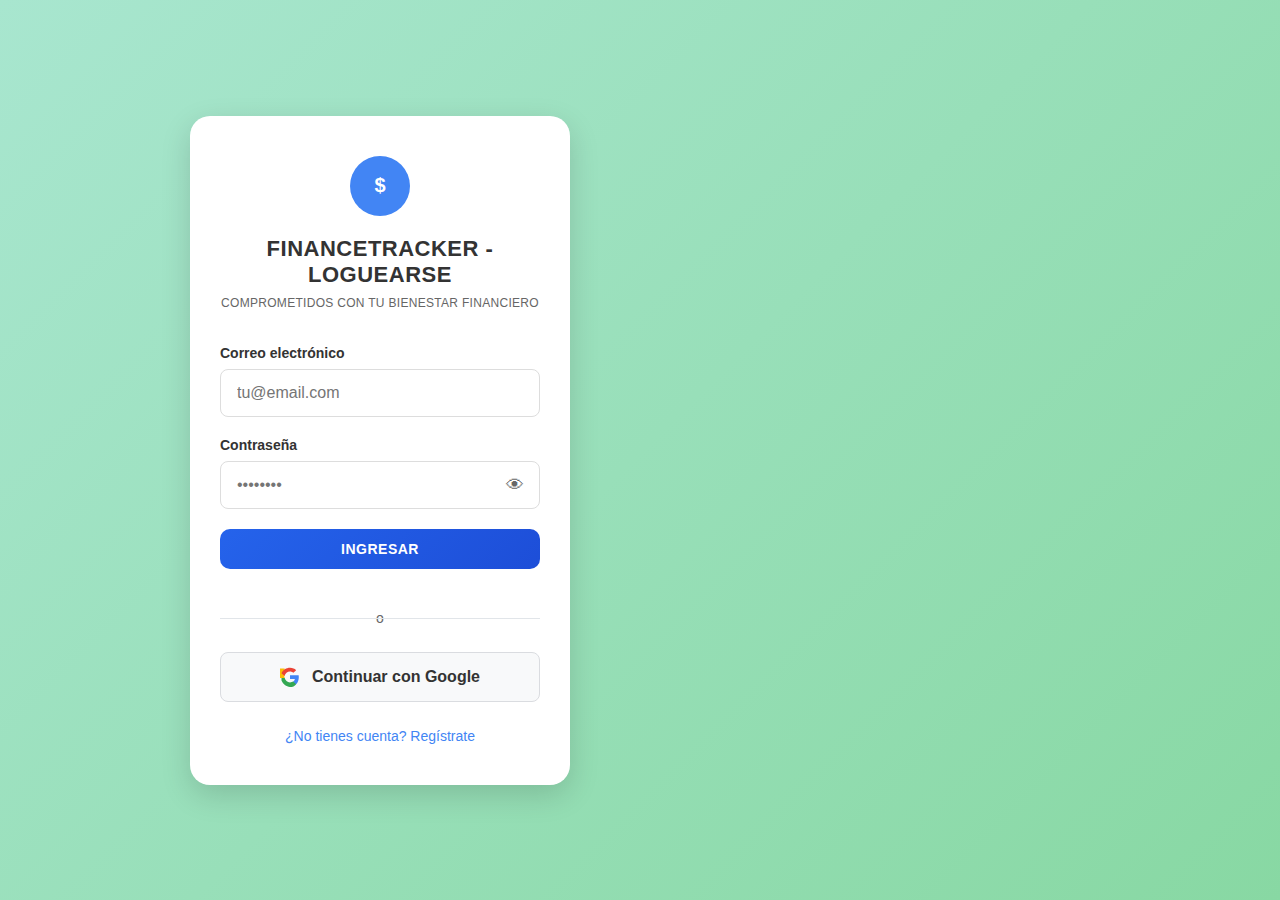
<file: index.html>
<!DOCTYPE html>
<html lang="es">
<head>
    <meta charset="UTF-8">
    <meta name="viewport" content="width=device-width, initial-scale=1.0">
    <title>FinanceTracker - Login</title>
    <link rel="stylesheet" href="styles.css">
</head>
<body>
    <div class="auth-container">
        <!-- Login Card -->
        <div class="auth-card">
            <div class="logo">$</div>
            <h1 class="app-title">FINANCETRACKER - LOGUEARSE</h1>
            <p class="app-subtitle">Comprometidos con tu bienestar financiero</p>
            
            <div class="success-message" id="successMessage">
                ¡Bienvenido! Iniciando sesión...
            </div>
            
            <form id="loginForm">
                <div class="form-group">
                    <label>Correo electrónico</label>
                    <input type="email" id="email" required placeholder="tu@email.com">
                </div>
                <div class="form-group">
                    <label>Contraseña</label>
                    <div class="password-input">
                        <input type="password" id="password" required placeholder="••••••••">
                        <button type="button" class="password-toggle" onclick="togglePassword()">👁</button>
                    </div>
                </div>
                <button type="submit" class="btn btn-primary">Ingresar</button>
            </form>
            
            <div class="divider">
                <span>o</span>
            </div>
            
            <button class="btn btn-google" onclick="loginWithGoogle()">
                <div class="google-icon"></div>
                Continuar con Google
            </button>
            
            <div class="register-link">
                <a href="#" class="link" onclick="showRegister()">¿No tienes cuenta? Regístrate</a>
            </div>
        </div>

        <!-- Register Card -->
        <div class="auth-card" id="registerCard" style="display: none;">
            <div class="logo">$</div>
            <h1 class="app-title">FINANCETRACKER</h1>
            <p class="app-subtitle">Crear cuenta</p>
            
            <form id="registerForm">
                <div class="form-group">
                    <label>Nombre completo</label>
                    <input type="text" id="fullName" required placeholder="Tu nombre completo">
                </div>
                <div class="form-group">
                    <label>Correo electrónico</label>
                    <input type="email" id="regEmail" required placeholder="tu@email.com">
                </div>
                <div class="form-group">
                    <label>Contraseña</label>
                    <div class="password-input">
                        <input type="password" id="regPassword" required placeholder="••••••••">
                        <button type="button" class="password-toggle" onclick="toggleRegisterPassword()">👁</button>
                    </div>
                </div>
                <button type="submit" class="btn btn-primary">Crear cuenta</button>
            </form>
            
            <div class="register-link">
                <a href="#" class="link" onclick="showLogin()">¿Ya tienes cuenta? Inicia sesión</a>
            </div>
        </div>
    </div>

    <script>
        // Cambiar contraseña visible o no
        function togglePassword() {
            const passwordInput = document.getElementById('password');
            const toggleBtn = document.querySelector('.password-toggle');
            
            if (passwordInput.type === 'password') {
                passwordInput.type = 'text';
                toggleBtn.textContent = '🙈';
            } else {
                passwordInput.type = 'password';
                toggleBtn.textContent = '👁';
            }
        }

        function toggleRegisterPassword() {
            const passwordInput = document.getElementById('regPassword');
            const toggleBtn = document.querySelector('#registerCard .password-toggle');
            
            if (passwordInput.type === 'password') {
                passwordInput.type = 'text';
                toggleBtn.textContent = '🙈';
            } else {
                passwordInput.type = 'password';
                toggleBtn.textContent = '👁';
            }
        }

        // Mostrar formulario de registro
        function showRegister() {
            const loginCard = document.querySelector('.auth-card:first-child');
            const registerCard = document.getElementById('registerCard');
            
            loginCard.style.display = 'none';
            registerCard.style.display = 'block';
        }

        // Mostrar formularion del login
        function showLogin() {
            const loginCard = document.querySelector('.auth-card:first-child');
            const registerCard = document.getElementById('registerCard');
            
            registerCard.style.display = 'none';
            loginCard.style.display = 'block';
        }

        // Manejo del envio del login
        document.getElementById('loginForm').addEventListener('submit', function(e) {
            e.preventDefault();
            
            const email = document.getElementById('email').value;
            const password = document.getElementById('password').value;
            
            // Mostrar mensaje logrado
            const successMessage = document.getElementById('successMessage');
            successMessage.style.display = 'block';
            
            // Simulacion del proceso de login
            setTimeout(() => {
                alert(`¡Bienvenido! Iniciando sesión con: ${email}`);
                window.location.href = 'dashboard.html';
            }, 1500);
        });

        // Manejo para el envio de un registro
        document.getElementById('registerForm').addEventListener('submit', function(e) {
            e.preventDefault();
            
            const fullName = document.getElementById('fullName').value;
            const email = document.getElementById('regEmail').value;
            const password = document.getElementById('regPassword').value;
            
            alert(`¡Cuenta creada exitosamente para ${fullName}!`);
            showLogin();
        });

        // Logeo con Google
        function loginWithGoogle() {
            alert('Iniciando sesión con Google...');
            // Aca se tendira que usar Google OAuth
        }

        // Efectos interactivos
        document.addEventListener('DOMContentLoaded', function() {
            // effecto de focus e inputs
            const inputs = document.querySelectorAll('input');
            inputs.forEach(input => {
                input.addEventListener('focus', function() {
                    this.parentElement.style.transform = 'translateY(-2px)';
                });
                
                input.addEventListener('blur', function() {
                    this.parentElement.style.transform = 'translateY(0)';
                });
            });

            // Añadir effteco ripple a los botones
            const buttons = document.querySelectorAll('.btn');
            buttons.forEach(button => {
                button.addEventListener('click', function(e) {
                    const ripple = document.createElement('span');
                    const rect = this.getBoundingClientRect();
                    const size = Math.max(rect.width, rect.height);
                    const x = e.clientX - rect.left - size / 2;
                    const y = e.clientY - rect.top - size / 2;
                    
                    ripple.style.width = ripple.style.height = size + 'px';
                    ripple.style.left = x + 'px';
                    ripple.style.top = y + 'px';
                    ripple.classList.add('ripple');
                    
                    this.appendChild(ripple);
                    
                    setTimeout(() => {
                        ripple.remove();
                    }, 600);
                });
            });
        });
    </script>
</body>
</html>
</file>
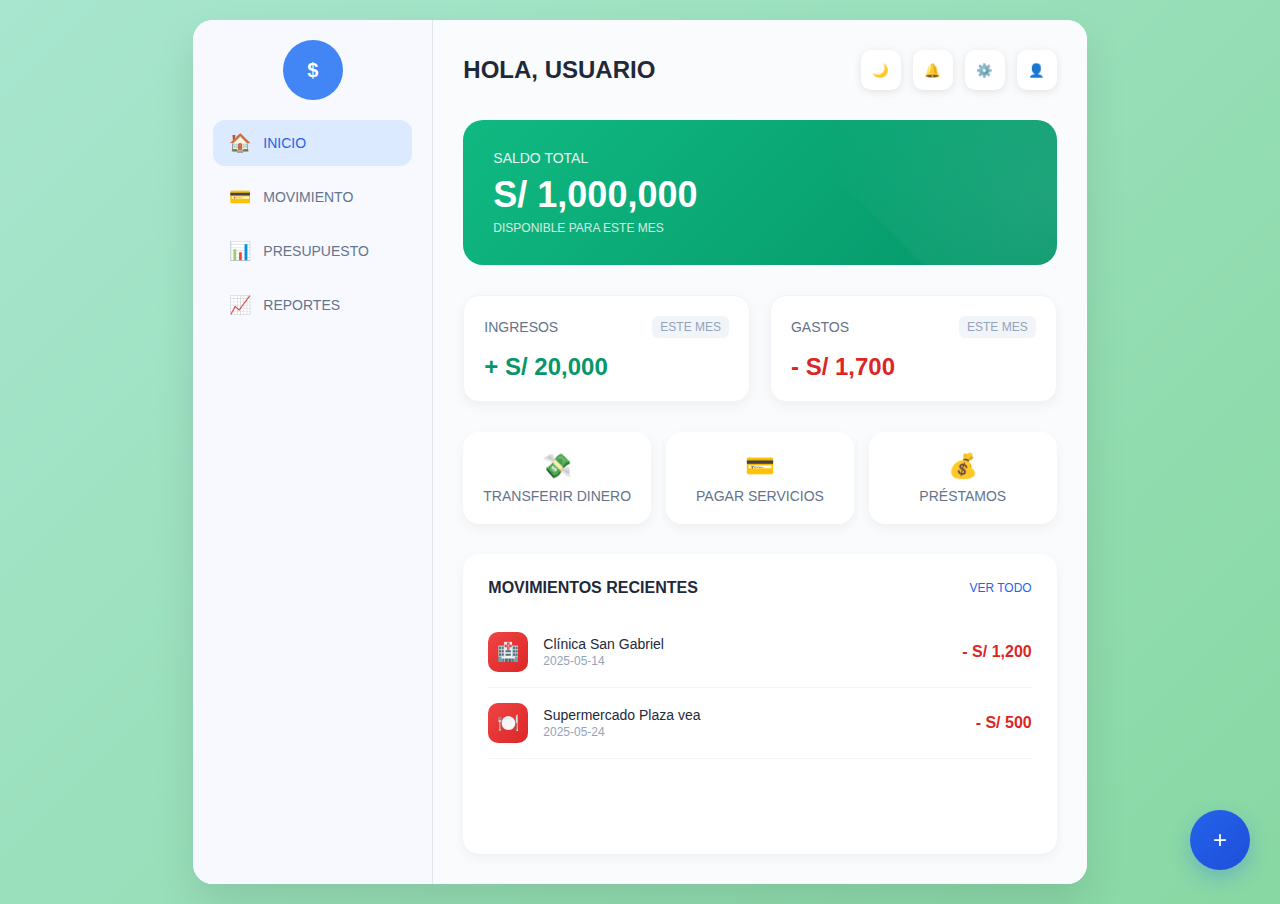
<file: dashboard.html>
<!DOCTYPE html>
<html lang="en">
<head>
    <meta charset="UTF-8">
    <meta name="viewport" content="width=device-width, initial-scale=1.0">
    <title>FinanceTracker</title>
    <link rel="stylesheet" href="styles.css">
</head>
<body>
    <div class="container">
        <div class="sidebar">
            <a href="dashboard.html"><div class="logo">$</div></a> 
            <a href="dashboard.html" class="nav-item active inicio">INICIO</a>
            <a href="movimiento.html" class="nav-item movimiento">MOVIMIENTO</a>
            <a href="presupuesto.html" class="nav-item presupuesto">PRESUPUESTO</a>
            <a href="reportes.html" class="nav-item reportes">REPORTES</a>
        </div>

        <div class="main-content">
            <div class="header">
                <div class="welcome">HOLA, USUARIO</div>
                <div class="header-actions">
                    <button class="icon-btn">🌙</button>
                    <button class="icon-btn">🔔</button>
                    <button class="icon-btn">⚙️</button>
                    <button class="icon-btn">👤</button>
                </div>
            </div>

            <div class="balance-card">
                <div class="balance-label">SALDO TOTAL</div>
                <div class="balance-amount" id="totalBalance">S/ 1,000,000</div>
                <div class="balance-subtitle">DISPONIBLE PARA ESTE MES</div>
            </div>

            <div class="stats-row">
                <div class="stat-card">
                    <div class="stat-header">
                        <div class="stat-title">INGRESOS</div>
                        <div class="stat-period">ESTE MES</div>
                    </div>
                    <div class="stat-amount income" id="monthlyIncome">+ S/ 250,000</div>
                </div>
                <div class="stat-card">
                    <div class="stat-header">
                        <div class="stat-title">GASTOS</div>
                        <div class="stat-period">ESTE MES</div>
                    </div>
                    <div class="stat-amount expense" id="monthlyExpenses">- S/ 10,000</div>
                </div>
            </div>

            <div class="actions-grid">
                <button class="action-btn" onclick="openModal('transfer')">
                    <span class="icon">💸</span>
                    <span class="text">TRANSFERIR DINERO</span>
                </button>
                <button class="action-btn" onclick="openModal('payment')">
                    <span class="icon">💳</span>
                    <span class="text">PAGAR SERVICIOS</span>
                </button>
                <button class="action-btn" onclick="openModal('loan')">
                    <span class="icon">💰</span>
                    <span class="text">PRÉSTAMOS</span>
                </button>
            </div>

            <div class="recent-transactions">
                <div class="section-header">
                    <div class="section-title">MOVIMIENTOS RECIENTES</div>
                    <div class="view-all-btn">VER TODO</div>
                </div>
                <div id="transactionsList">
                    <div class="transaction-item">
                        <div class="transaction-icon income">💰</div>
                        <div class="transaction-details">
                            <div class="transaction-name">Pago mensual</div>
                            <div class="transaction-date">2025-06-30</div>
                        </div>
                        <div class="transaction-amount income">+ S/ 20,000</div>
                    </div>
                    <div class="transaction-item">
                        <div class="transaction-icon expense">🏪</div>
                        <div class="transaction-details">
                            <div class="transaction-name">Supermercado Plaza vea</div>
                            <div class="transaction-date">2025-05-24</div>
                        </div>
                        <div class="transaction-amount expense">- S/ 500</div>
                    </div>
                    <div class="transaction-item">
                        <div class="transaction-icon expense">🏥</div>
                        <div class="transaction-details">
                            <div class="transaction-name">Clínica San Gabriel</div>
                            <div class="transaction-date">2025-05-14</div>
                        </div>
                        <div class="transaction-amount expense">- S/ 1,200</div>
                    </div>
                </div>
            </div>
        </div>
    </div>

    <button class="fab" onclick="openModal('add')">+</button>

    <div class="modal" id="transactionModal">
        <div class="modal-content">
            <div class="modal-header">
                <div class="icon">💰</div>
                <div class="modal-title">AGREGAR MOVIMIENTO</div>
            </div>
            <form id="transactionForm">
                <div class="form-group">
                    <label class="form-label">Tipo</label>
                    <select class="form-select" id="transactionType">
                        <option value="income">Ingreso</option>
                        <option value="expense">Gasto</option>
                    </select>
                </div>
                <div class="form-group">
                    <label class="form-label">Monto</label>
                    <input type="number" class="form-input" id="transactionAmount" placeholder="0.00" step="0.01">
                </div>
                <div class="form-group">
                    <label class="form-label">Categoría</label>
                    <select class="form-select" id="transactionCategory">
                        <option value="alimentacion">Alimentación</option>
                        <option value="transporte">Transporte</option>
                        <option value="salud">Salud</option>
                        <option value="entretenimiento">Entretenimiento</option>
                        <option value="servicios">Servicios</option>
                        <option value="otros">Otros</option>
                    </select>
                </div>
                <div class="form-group">
                    <label class="form-label">Descripción</label>
                    <input type="text" class="form-input" id="transactionDescription" placeholder="Describe tu movimiento">
                </div>
                <div class="form-group">
                    <label class="form-label">Fecha</label>
                    <input type="date" class="form-input" id="transactionDate">
                </div>
                <button type="submit" class="btn-primary">GUARDAR MOVIMIENTO</button>
            </form>
        </div>
    </div>

    <script>
        // Datos de ejemplo
        let transactions = [
            {
                id: 1,
                type: 'income',
                amount: 20000,
                description: 'Pago mensual',
                category: 'salario',
                date: '2025-06-30'
            },
            {
                id: 2,
                type: 'expense',
                amount: 500,
                description: 'Supermercado Plaza vea',
                category: 'alimentacion',
                date: '2025-05-24'
            },
            {
                id: 3,
                type: 'expense',
                amount: 1200,
                description: 'Clínica San Gabriel',
                category: 'salud',
                date: '2025-05-14'
            }
        ];

        let totalBalance = 1000000;

        // Configurar fecha actual
        document.getElementById('transactionDate').value = new Date().toISOString().split('T')[0];

        // Función para abrir modal
        function openModal(type) {
            document.getElementById('transactionModal').classList.add('active');
        }

        // Función para cerrar modal
        function closeModal() {
            document.getElementById('transactionModal').classList.remove('active');
        }

        // Cerrar modal al hacer clic fuera
        document.getElementById('transactionModal').addEventListener('click', function(e) {
            if (e.target === this) {
                closeModal();
            }
        });

        // Función para formatear moneda
        function formatCurrency(amount) {
            return new Intl.NumberFormat('es-PE', {
                style: 'currency',
                currency: 'PEN',
                minimumFractionDigits: 0
            }).format(amount).replace('PEN', 'S/');
        }

        // Función para obtener icono por categoría
        function getCategoryIcon(category) {
            const icons = {
                'alimentacion': '🍽️',
                'transporte': '🚗',
                'salud': '🏥',
                'entretenimiento': '🎬',
                'servicios': '🏠',
                'salario': '💰',
                'otros': '📦'
            };
            return icons[category] || '📦';
        }

        // Función para actualizar estadísticas
        function updateStats() {
            const monthlyIncome = transactions
                .filter(t => t.type === 'income')
                .reduce((sum, t) => sum + t.amount, 0);
            
            const monthlyExpenses = transactions
                .filter(t => t.type === 'expense')
                .reduce((sum, t) => sum + t.amount, 0);

            document.getElementById('monthlyIncome').textContent = `+ ${formatCurrency(monthlyIncome)}`;
            document.getElementById('monthlyExpenses').textContent = `- ${formatCurrency(monthlyExpenses)}`;
            document.getElementById('totalBalance').textContent = formatCurrency(totalBalance);
        }

        // Función para renderizar transacciones
        function renderTransactions() {
            const transactionsList = document.getElementById('transactionsList');
            transactionsList.innerHTML = '';

            transactions.slice(-5).reverse().forEach(transaction => {
                const transactionElement = document.createElement('div');
                transactionElement.className = 'transaction-item';
                
                const icon = getCategoryIcon(transaction.category);
                const amount = transaction.type === 'income' ? 
                    `+ ${formatCurrency(transaction.amount)}` : 
                    `- ${formatCurrency(transaction.amount)}`;
                
                transactionElement.innerHTML = `
                    <div class="transaction-icon ${transaction.type}">
                        ${icon}
                    </div>
                    <div class="transaction-details">
                        <div class="transaction-name">${transaction.description}</div>
                        <div class="transaction-date">${transaction.date}</div>
                    </div>
                    <div class="transaction-amount ${transaction.type}">${amount}</div>
                `;
                
                transactionsList.appendChild(transactionElement);
            });
        }

        // Manejar envío del formulario
        document.getElementById('transactionForm').addEventListener('submit', function(e) {
            e.preventDefault();
            
            const type = document.getElementById('transactionType').value;
            const amount = parseFloat(document.getElementById('transactionAmount').value);
            const category = document.getElementById('transactionCategory').value;
            const description = document.getElementById('transactionDescription').value;
            const date = document.getElementById('transactionDate').value;

            if (!amount || amount <= 0) {
                alert('Por favor ingresa un monto válido');
                return;
            }

            if (!description.trim()) {
                alert('Por favor ingresa una descripción');
                return;
            }

            // Agregar nueva transacción
            const newTransaction = {
                id: Date.now(),
                type,
                amount,
                category,
                description,
                date
            };

            transactions.push(newTransaction);

            // Actualizar balance total
            if (type === 'income') {
                totalBalance += amount;
            } else {
                totalBalance -= amount;
            }

            // Actualizar interfaz
            updateStats();
            renderTransactions();

            // Limpiar formulario y cerrar modal
            document.getElementById('transactionForm').reset();
            document.getElementById('transactionDate').value = new Date().toISOString().split('T')[0];
            closeModal();

            // Mostrar mensaje de éxito
            alert('Transacción agregada exitosamente');
        });

        // Navegación del sidebar
        document.querySelectorAll('.nav-item').forEach(item => {
            item.addEventListener('click', function() {
                document.querySelectorAll('.nav-item').forEach(nav => nav.classList.remove('active'));
                this.classList.add('active');
            });
        });

        // Inicializar aplicación
        updateStats();
        renderTransactions();

        // Animaciones de carga
        window.addEventListener('load', function() {
            document.querySelectorAll('.stat-card, .action-btn, .transaction-item').forEach((element, index) => {
                element.style.opacity = '0';
                element.style.transform = 'translateY(20px)';
                setTimeout(() => {
                    element.style.transition = 'all 0.5s ease';
                    element.style.opacity = '1';
                    element.style.transform = 'translateY(0)';
                }, index * 100);
            });
        });
    </script>
</body>
</html>
</file>
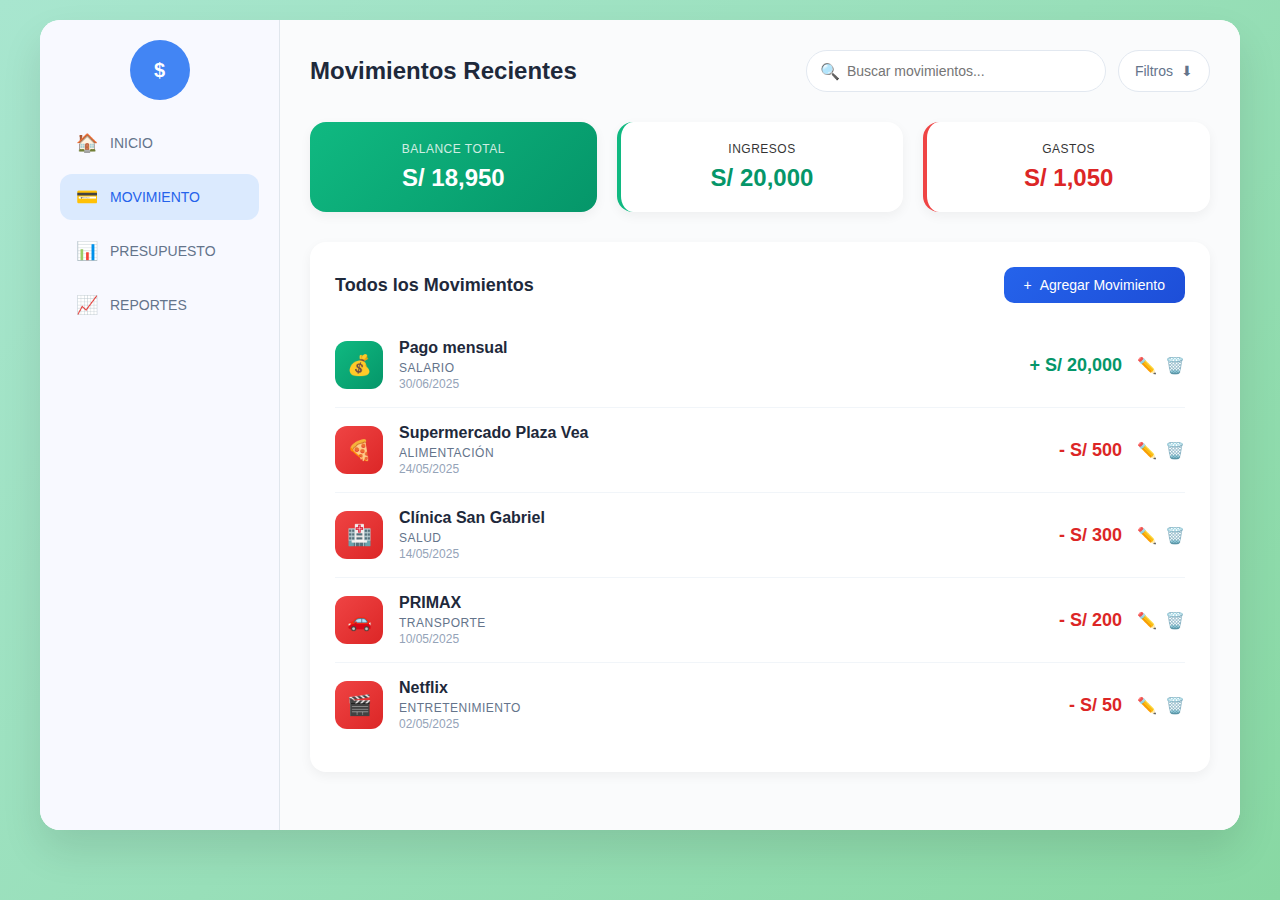
<file: movimiento.html>
<!DOCTYPE html>
<html lang="en">
  <head>
    <meta charset="UTF-8" />
    <meta name="viewport" content="width=device-width, initial-scale=1.0" />
    <title>FinanceTracker</title>

    <style>
      /* Reset de márgenes y paddings */
      * {
        margin: 0;
        padding: 0;
        box-sizing: border-box;
      }

      /* Estilo del cuerpo */
      body {
        font-family: -apple-system, BlinkMacSystemFont, "Segoe UI", Roboto,
          Oxygen, Ubuntu, Cantarell, sans-serif;
        background: linear-gradient(135deg, #a8e6cf 0%, #88d8a3 100%);
        min-height: 100vh;
        padding: 20px;
      }

      a {
        text-decoration: none;
      }

      .container {
        max-width: 1200px;
        margin: 0 auto;
        background: white;
        border-radius: 20px;
        box-shadow: 0 20px 40px rgba(0, 0, 0, 0.1);
        overflow: hidden;
        display: flex;
        min-height: 90vh;
      }

      .sidebar {
        width: 240px;
        background: #f8f9ff;
        padding: 20px;
        border-right: 1px solid #e0e6ed;
      }

      .logo {
        width: 60px;
        height: 60px;
        background: #4285f4;
        border-radius: 50%;
        display: flex;
        align-items: center;
        justify-content: center;
        margin: 0 auto 20px;
        color: white;
        font-size: 20px;
        font-weight: bold;
      }

      .logo::before {
        content: "$";
        margin-right: 0;
        font-size: 20px;
      }

      .nav-item {
        display: flex;
        align-items: center;
        padding: 12px 16px;
        margin-bottom: 8px;
        border-radius: 12px;
        cursor: pointer;
        transition: all 0.2s;
        font-size: 14px;
        color: #64748b;
      }

      .nav-item:hover {
        background: #e2e8f0;
        color: #2563eb;
      }

      .nav-item.active {
        background: #dbeafe;
        color: #2563eb;
      }

      .nav-item::before {
        margin-right: 12px;
        font-size: 18px;
      }

      .nav-item.inicio::before {
        content: "🏠";
      }

      .nav-item.movimiento::before {
        content: "💳";
      }

      .nav-item.presupuesto::before {
        content: "📊";
      }

      .nav-item.reportes::before {
        content: "📈";
      }

      .main-content {
        flex: 1;
        padding: 30px;
        background: #fafbfc;
      }

      .header {
        display: flex;
        justify-content: space-between;
        align-items: center;
        margin-bottom: 30px;
      }

      .welcome {
        font-size: 24px;
        font-weight: 600;
        color: #1e293b;
      }

      .header-actions {
        display: flex;
        gap: 12px;
      }

      .search-bar {
        position: relative;
        width: 300px;
      }

      .search-bar input {
        width: 100%;
        padding: 12px 16px 12px 40px;
        border: 1px solid #e2e8f0;
        border-radius: 25px;
        font-size: 14px;
        background: white;
      }

      .search-bar::before {
        content: "🔍";
        position: absolute;
        left: 14px;
        top: 50%;
        transform: translateY(-50%);
        font-size: 16px;
        color: #64748b;
      }

      .filter-btn {
        padding: 10px 16px;
        background: white;
        border: 1px solid #e2e8f0;
        border-radius: 25px;
        cursor: pointer;
        display: flex;
        align-items: center;
        gap: 8px;
        font-size: 14px;
        color: #64748b;
      }

      .filter-btn:hover {
        background: #f8fafc;
      }

      .movements-section {
        background: white;
        border-radius: 16px;
        padding: 25px;
        box-shadow: 0 4px 12px rgba(0, 0, 0, 0.05);
      }

      .section-header {
        display: flex;
        justify-content: space-between;
        align-items: center;
        margin-bottom: 20px;
      }

      .section-title {
        font-size: 18px;
        font-weight: 600;
        color: #1e293b;
      }

      .add-btn {
        background: linear-gradient(135deg, #2563eb, #1d4ed8);
        color: white;
        border: none;
        padding: 10px 20px;
        border-radius: 10px;
        cursor: pointer;
        font-size: 14px;
        font-weight: 500;
        display: flex;
        align-items: center;
        gap: 8px;
      }

      .add-btn:hover {
        transform: translateY(-1px);
        box-shadow: 0 4px 12px rgba(37, 99, 235, 0.3);
      }

      .movement-item {
        display: flex;
        align-items: center;
        padding: 16px 0;
        border-bottom: 1px solid #f1f5f9;
        transition: all 0.2s;
      }

      .movement-item:hover {
        background: #f8fafc;
        margin: 0 -25px;
        padding: 16px 25px;
        border-radius: 8px;
      }

      .movement-item:last-child {
        border-bottom: none;
      }

      .movement-icon {
        width: 48px;
        height: 48px;
        border-radius: 12px;
        display: flex;
        align-items: center;
        justify-content: center;
        margin-right: 16px;
        font-size: 20px;
        position: relative;
      }

      .movement-icon.income {
        background: linear-gradient(135deg, #10b981, #059669);
        color: white;
      }

      .movement-icon.expense {
        background: linear-gradient(135deg, #ef4444, #dc2626);
        color: white;
      }

      .movement-details {
        flex: 1;
      }

      .movement-name {
        font-size: 16px;
        font-weight: 600;
        color: #1e293b;
        margin-bottom: 4px;
      }

      .movement-category {
        font-size: 12px;
        color: #64748b;
        text-transform: uppercase;
        letter-spacing: 0.5px;
        margin-bottom: 2px;
      }

      .movement-date {
        font-size: 12px;
        color: #94a3b8;
      }

      .movement-amount {
        font-size: 18px;
        font-weight: 700;
        text-align: right;
      }

      .movement-amount.income {
        color: #059669;
      }

      .movement-amount.expense {
        color: #dc2626;
      }

      .modal {
        display: none;
        position: fixed;
        top: 0;
        left: 0;
        width: 100%;
        height: 100%;
        background: rgba(0, 0, 0, 0.5);
        z-index: 1000;
        align-items: center;
        justify-content: center;
      }

      .modal.active {
        display: flex;
      }

      .modal-content {
        background: white;
        padding: 30px;
        border-radius: 20px;
        width: 90%;
        max-width: 450px;
        box-shadow: 0 20px 40px rgba(0, 0, 0, 0.3);
        max-height: 90vh;
        overflow-y: auto;
      }

      .modal-header {
        display: flex;
        align-items: center;
        justify-content: space-between;
        margin-bottom: 25px;
      }

      .modal-header .title-section {
        display: flex;
        align-items: center;
      }

      .modal-header .icon {
        width: 40px;
        height: 40px;
        background: #2563eb;
        color: white;
        border-radius: 10px;
        display: flex;
        align-items: center;
        justify-content: center;
        margin-right: 12px;
        font-size: 20px;
      }

      .modal-title {
        font-size: 18px;
        font-weight: 600;
        color: #1e293b;
      }

      .close-btn {
        background: none;
        border: none;
        font-size: 24px;
        color: #64748b;
        cursor: pointer;
        padding: 4px;
      }

      .form-group {
        margin-bottom: 20px;
      }

      .form-label {
        display: block;
        margin-bottom: 8px;
        font-size: 14px;
        font-weight: 500;
        color: #374151;
      }

      .form-input,
      .form-select {
        width: 100%;
        padding: 12px 16px;
        border: 1px solid #d1d5db;
        border-radius: 10px;
        font-size: 14px;
        transition: all 0.2s;
      }

      .form-input:focus,
      .form-select:focus {
        outline: none;
        border-color: #2563eb;
        box-shadow: 0 0 0 3px rgba(37, 99, 235, 0.1);
      }

      .type-toggle {
        display: flex;
        background: #f1f5f9;
        border-radius: 10px;
        padding: 4px;
        margin-bottom: 20px;
      }

      .type-toggle button {
        flex: 1;
        padding: 8px 16px;
        border: none;
        border-radius: 6px;
        font-size: 14px;
        font-weight: 500;
        cursor: pointer;
        transition: all 0.2s;
        background: transparent;
        color: #64748b;
      }

      .type-toggle button.active {
        background: white;
        color: #1e293b;
        box-shadow: 0 1px 3px rgba(0, 0, 0, 0.1);
      }

      .btn-primary {
        width: 100%;
        padding: 12px;
        background: linear-gradient(135deg, #2563eb, #1d4ed8);
        color: white;
        border: none;
        border-radius: 10px;
        font-size: 14px;
        font-weight: 600;
        cursor: pointer;
        transition: all 0.2s;
      }

      .btn-primary:hover {
        transform: translateY(-1px);
        box-shadow: 0 4px 12px rgba(37, 99, 235, 0.3);
      }

      .empty-state {
        text-align: center;
        padding: 60px 20px;
        color: #64748b;
      }

      .empty-state .icon {
        font-size: 48px;
        margin-bottom: 16px;
        opacity: 0.5;
      }

      .balance-summary {
        display: grid;
        grid-template-columns: repeat(3, 1fr);
        gap: 20px;
        margin-bottom: 30px;
      }

      .balance-card {
        background: white;
        padding: 20px;
        border-radius: 16px;
        box-shadow: 0 4px 12px rgba(0, 0, 0, 0.05);
        text-align: center;
      }

      .balance-card.total {
        background: linear-gradient(135deg, #10b981 0%, #059669 100%);
        color: white;
      }

      .balance-card.income {
        border-left: 4px solid #10b981;
      }

      .balance-card.expense {
        border-left: 4px solid #ef4444;
      }

      .balance-label {
        font-size: 12px;
        opacity: 0.8;
        margin-bottom: 8px;
        text-transform: uppercase;
        letter-spacing: 0.5px;
      }

      .balance-amount {
        font-size: 24px;
        font-weight: 700;
      }

      .balance-card.income .balance-amount {
        color: #059669;
      }

      .balance-card.expense .balance-amount {
        color: #dc2626;
      }

      @media (max-width: 768px) {
        .container {
          flex-direction: column;
          margin: 10px;
          border-radius: 15px;
        }

        .sidebar {
          width: 100%;
          padding: 15px;
        }

        .main-content {
          padding: 20px;
        }

        .balance-summary {
          grid-template-columns: 1fr;
          gap: 15px;
        }

        .search-bar {
          width: 100%;
          margin-bottom: 10px;
        }

        .header {
          flex-direction: column;
          align-items: stretch;
          gap: 15px;
        }

        .header-actions {
          justify-content: center;
        }
      }
    </style>
  </head>
  <body>
    <div class="container">
      <!-- Sidebar -->
      <div class="sidebar">
        <div class="logo"></div>
        <a href="/dashboard.html" class="nav-item inicio">INICIO</a>
        <a href="/movimiento.html" class="nav-item active movimiento">MOVIMIENTO</a>
        <a href="/presupuesto.html" class="nav-item presupuesto">PRESUPUESTO</a>
        <a href="/reportes.html" class="nav-item reportes">REPORTES</a>
      </div>

      <!-- Main Content -->
      <div class="main-content">
        <div class="header">
          <h1 class="welcome">Movimientos Recientes</h1>
          <div class="header-actions">
            <div class="search-bar">
              <input
                type="text"
                id="searchInput"
                placeholder="Buscar movimientos..."
                onkeyup="filterMovements()"
              />
            </div>
            <div class="filter-btn" onclick="toggleFilters()">
              <span>Filtros</span>
              <span>⬇</span>
            </div>
          </div>
        </div>

        <!-- Balance Summary -->
        <div class="balance-summary">
          <div class="balance-card total">
            <div class="balance-label">Balance Total</div>
            <div class="balance-amount" id="totalBalance">S/ 0</div>
          </div>
          <div class="balance-card income">
            <div class="balance-label">Ingresos</div>
            <div class="balance-amount" id="totalIncome">S/ 0</div>
          </div>
          <div class="balance-card expense">
            <div class="balance-label">Gastos</div>
            <div class="balance-amount" id="totalExpense">S/ 0</div>
          </div>
        </div>

        <!-- Movements Section -->
        <div class="movements-section">
          <div class="section-header">
            <h2 class="section-title">Todos los Movimientos</h2>
            <button class="add-btn" onclick="openModal()">
              <span>+</span>
              Agregar Movimiento
            </button>
          </div>

          <div id="movementsList">
            <!-- Los movimientos se cargarán aquí dinámicamente -->
          </div>
        </div>
      </div>
    </div>

    <!-- Modal para agregar/editar movimiento -->
    <div class="modal" id="movementModal">
      <div class="modal-content">
        <div class="modal-header">
          <div class="title-section">
            <div class="icon">💳</div>
            <h3 class="modal-title">Nuevo Movimiento</h3>
          </div>
          <button class="close-btn" onclick="closeModal()">&times;</button>
        </div>

        <form id="movementForm">
          <div class="type-toggle">
            <button
              type="button"
              id="incomeBtn"
              class="active"
              onclick="setType('income')"
            >
              Ingreso
            </button>
            <button type="button" id="expenseBtn" onclick="setType('expense')">
              Gasto
            </button>
          </div>

          <div class="form-group">
            <label class="form-label">Descripción</label>
            <input
              type="text"
              class="form-input"
              id="description"
              placeholder="Ej: Pago mensual"
              required
            />
          </div>

          <div class="form-group">
            <label class="form-label">Monto</label>
            <input
              type="number"
              class="form-input"
              id="amount"
              placeholder="0.00"
              step="0.01"
              required
            />
          </div>

          <div class="form-group">
            <label class="form-label">Categoría</label>
            <select class="form-select" id="category" required>
              <option value="">Seleccionar categoría</option>
              <!-- Las opciones se cargarán dinámicamente según el tipo -->
            </select>
          </div>

          <div class="form-group">
            <label class="form-label">Fecha</label>
            <input type="date" class="form-input" id="date" required />
          </div>

          <button type="submit" class="btn-primary">Guardar Movimiento</button>
        </form>
      </div>
    </div>

    <script>
      // Variables globales
      let movements = JSON.parse(localStorage.getItem("movements")) || [];
      let currentType = "income";
      let editingIndex = -1;

      // Categorías predefinidas
      const categories = {
        income: [
          { value: "salario", label: "Salario", icon: "💰" },
          { value: "freelance", label: "Freelance", icon: "💻" },
          { value: "inversion", label: "Inversión", icon: "📈" },
          { value: "venta", label: "Venta", icon: "🏷️" },
          { value: "regalo", label: "Regalo", icon: "🎁" },
          { value: "otro", label: "Otro", icon: "📋" },
        ],
        expense: [
          { value: "alimentacion", label: "Alimentación", icon: "🍕" },
          { value: "transporte", label: "Transporte", icon: "🚗" },
          { value: "salud", label: "Salud", icon: "🏥" },
          { value: "entretenimiento", label: "Entretenimiento", icon: "🎬" },
          { value: "servicios", label: "Servicios", icon: "💡" },
          { value: "compras", label: "Compras", icon: "🛍️" },
          { value: "educacion", label: "Educación", icon: "📚" },
          { value: "otro", label: "Otro", icon: "📋" },
        ],
      };

      // Inicializar la aplicación
      document.addEventListener("DOMContentLoaded", function () {
        initApp();
      });

      function initApp() {
        // Establecer fecha actual por defecto
        document.getElementById("date").value = new Date()
          .toISOString()
          .split("T")[0];

        // Cargar categorías iniciales
        loadCategories();

        // Renderizar movimientos
        renderMovements();

        // Actualizar balance
        updateBalance();

        // Si no hay movimientos, agregar algunos de ejemplo
        if (movements.length === 0) {
          addSampleData();
        }
      }

      function addSampleData() {
        const sampleMovements = [
          {
            type: "income",
            description: "Pago mensual",
            amount: 20000,
            category: "salario",
            date: "2025-06-30",
            id: Date.now() + 1,
          },
          {
            type: "expense",
            description: "Supermercado Plaza Vea",
            amount: 500,
            category: "alimentacion",
            date: "2025-05-24",
            id: Date.now() + 2,
          },
          {
            type: "expense",
            description: "Clínica San Gabriel",
            amount: 300,
            category: "salud",
            date: "2025-05-14",
            id: Date.now() + 3,
          },
          {
            type: "expense",
            description: "PRIMAX",
            amount: 200,
            category: "transporte",
            date: "2025-05-10",
            id: Date.now() + 4,
          },
          {
            type: "expense",
            description: "Netflix",
            amount: 50,
            category: "entretenimiento",
            date: "2025-05-02",
            id: Date.now() + 5,
          },
        ];

        movements = sampleMovements;
        saveMovements();
        renderMovements();
        updateBalance();
      }

      function loadCategories() {
        const categorySelect = document.getElementById("category");
        const currentCategories = categories[currentType];

        categorySelect.innerHTML =
          '<option value="">Seleccionar categoría</option>';

        currentCategories.forEach((cat) => {
          const option = document.createElement("option");
          option.value = cat.value;
          option.textContent = `${cat.icon} ${cat.label}`;
          categorySelect.appendChild(option);
        });
      }

      function setType(type) {
        currentType = type;

        // Actualizar botones
        document
          .getElementById("incomeBtn")
          .classList.toggle("active", type === "income");
        document
          .getElementById("expenseBtn")
          .classList.toggle("active", type === "expense");

        // Recargar categorías
        loadCategories();
      }

      function openModal() {
        editingIndex = -1;
        document.getElementById("movementModal").classList.add("active");
        document.querySelector(".modal-title").textContent = "Nuevo Movimiento";
        document.getElementById("movementForm").reset();
        document.getElementById("date").value = new Date()
          .toISOString()
          .split("T")[0];
        setType("income");
      }

      function closeModal() {
        document.getElementById("movementModal").classList.remove("active");
        document.getElementById("movementForm").reset();
        editingIndex = -1;
      }

      function editMovement(index) {
        editingIndex = index;
        const movement = movements[index];

        document.getElementById("movementModal").classList.add("active");
        document.querySelector(".modal-title").textContent =
          "Editar Movimiento";

        setType(movement.type);
        document.getElementById("description").value = movement.description;
        document.getElementById("amount").value = movement.amount;
        document.getElementById("category").value = movement.category;
        document.getElementById("date").value = movement.date;
      }

      function deleteMovement(index) {
        if (confirm("¿Estás seguro de que quieres eliminar este movimiento?")) {
          movements.splice(index, 1);
          saveMovements();
          renderMovements();
          updateBalance();
        }
      }

      document
        .getElementById("movementForm")
        .addEventListener("submit", function (e) {
          e.preventDefault();

          const formData = {
            type: currentType,
            description: document.getElementById("description").value,
            amount: parseFloat(document.getElementById("amount").value),
            category: document.getElementById("category").value,
            date: document.getElementById("date").value,
            id: editingIndex >= 0 ? movements[editingIndex].id : Date.now(),
          };

          if (editingIndex >= 0) {
            movements[editingIndex] = formData;
          } else {
            movements.unshift(formData);
          }

          saveMovements();
          renderMovements();
          updateBalance();
          closeModal();
        });

      function saveMovements() {
        localStorage.setItem("movements", JSON.stringify(movements));
      }

      function renderMovements() {
        const container = document.getElementById("movementsList");

        if (movements.length === 0) {
          container.innerHTML = `
                    <div class="empty-state">
                        <div class="icon">💳</div>
                        <p>No hay movimientos registrados</p>
                        <p>Agrega tu primer movimiento para comenzar</p>
                    </div>
                `;
          return;
        }

        // Ordenar por fecha (más recientes primero)
        const sortedMovements = [...movements].sort(
          (a, b) => new Date(b.date) - new Date(a.date)
        );

        container.innerHTML = sortedMovements
          .map((movement, index) => {
            const category = categories[movement.type].find(
              (cat) => cat.value === movement.category
            );
            const icon = category ? category.icon : "📋";
            const categoryLabel = category ? category.label : movement.category;
            const originalIndex = movements.findIndex(
              (m) => m.id === movement.id
            );

            return `
                    <div class="movement-item">
                        <div class="movement-icon ${movement.type}">
                            ${icon}
                        </div>
                        <div class="movement-details">
                            <div class="movement-name">${
                              movement.description
                            }</div>
                            <div class="movement-category">${categoryLabel}</div>
                            <div class="movement-date">${formatDate(
                              movement.date
                            )}</div>
                        </div>
                        <div class="movement-amount ${movement.type}">
                            ${
                              movement.type === "income" ? "+" : "-"
                            } S/ ${movement.amount.toLocaleString("es-PE")}
                        </div>
                        <div style="margin-left: 15px; display: flex; gap: 8px;">
                            <button onclick="editMovement(${originalIndex})" style="background: none; border: none; color: #64748b; cursor: pointer; font-size: 16px;">✏️</button>
                            <button onclick="deleteMovement(${originalIndex})" style="background: none; border: none; color: #ef4444; cursor: pointer; font-size: 16px;">🗑️</button>
                        </div>
                    </div>
                `;
          })
          .join("");
      }

      function updateBalance() {
        const totalIncome = movements
          .filter((m) => m.type === "income")
          .reduce((sum, m) => sum + m.amount, 0);
        const totalExpense = movements
          .filter((m) => m.type === "expense")
          .reduce((sum, m) => sum + m.amount, 0);
        const balance = totalIncome - totalExpense;

        document.getElementById(
          "totalBalance"
        ).textContent = `S/ ${balance.toLocaleString("es-PE")}`;
        document.getElementById(
          "totalIncome"
        ).textContent = `S/ ${totalIncome.toLocaleString("es-PE")}`;
        document.getElementById(
          "totalExpense"
        ).textContent = `S/ ${totalExpense.toLocaleString("es-PE")}`;
      }

      function formatDate(dateString) {
        const date = new Date(dateString);
        return date.toLocaleDateString("es-PE", {
          year: "numeric",
          month: "2-digit",
          day: "2-digit",
        });
      }

      function filterMovements() {
        const searchTerm = document
          .getElementById("searchInput")
          .value.toLowerCase();
        const filteredMovements = movements.filter(
          (movement) =>
            movement.description.toLowerCase().includes(searchTerm) ||
            movement.category.toLowerCase().includes(searchTerm)
        );

        // Renderizar movimientos filtrados (simplificado para este ejemplo)
        if (searchTerm === "") {
          renderMovements();
        } else {
          const container = document.getElementById("movementsList");
          const sortedMovements = [...filteredMovements].sort(
            (a, b) => new Date(b.date) - new Date(a.date)
          );

          if (sortedMovements.length === 0) {
            container.innerHTML = `
                        <div class="empty-state">
                            <div class="icon">🔍</div>
                            <p>No se encontraron movimientos</p>
                            <p>Intenta con otros términos de búsqueda</p>
                        </div>
                    `;
            return;
          }

          container.innerHTML = sortedMovements
            .map((movement) => {
              const category = categories[movement.type].find(
                (cat) => cat.value === movement.category
              );
              const icon = category ? category.icon : "📋";
              const categoryLabel = category
                ? category.label
                : movement.category;
              const originalIndex = movements.findIndex(
                (m) => m.id === movement.id
              );

              return `
                        <div class="movement-item">
                            <div class="movement-icon ${movement.type}">
                                ${icon}
                            </div>
                            <div class="movement-details">
                                <div class="movement-name">${
                                  movement.description
                                }</div>
                                <div class="movement-category">${categoryLabel}</div>
                                <div class="movement-date">${formatDate(
                                  movement.date
                                )}</div>
                            </div>
                            <div class="movement-amount ${movement.type}">
                                ${
                                  movement.type === "income" ? "+" : "-"
                                } S/ ${movement.amount.toLocaleString("es-PE")}
                            </div>
                            <div style="margin-left: 15px; display: flex; gap: 8px;">
                                <button onclick="editMovement(${originalIndex})" style="background: none; border: none; color: #64748b; cursor: pointer; font-size: 16px;">✏️</button>
                                <button onclick="deleteMovement(${originalIndex})" style="background: none; border: none; color: #ef4444; cursor: pointer; font-size: 16px;">🗑️</button>
                            </div>
                        </div>
                    `;
            })
            .join("");
        }
      }

      function toggleFilters() {
        // Función para mostrar/ocultar filtros adicionales
        alert("Función de filtros avanzados - Próximamente disponible");
      }

      function switchSection(section) {
        // Remover clase active de todos los nav-items
        document.querySelectorAll(".nav-item").forEach((item) => {
          item.classList.remove("active");
        });

        // Agregar clase active al nav-item seleccionado
        document.querySelector(`.nav-item.${section}`).classList.add("active");

        // Aquí podrías agregar lógica para cambiar el contenido según la sección
        if (section !== "movimiento") {
          alert(`Sección ${section} - Próximamente disponible`);
        }
      }

      // Cerrar modal al hacer clic fuera de él
      document
        .getElementById("movementModal")
        .addEventListener("click", function (e) {
          if (e.target === this) {
            closeModal();
          }
        });

      // Atajos de teclado
      document.addEventListener("keydown", function (e) {
        if (e.key === "Escape") {
          closeModal();
        }
        if (e.key === "n" && e.ctrlKey) {
          e.preventDefault();
          openModal();
        }
      });

      // Función para exportar datos (bonus)
      function exportData() {
        const dataStr = JSON.stringify(movements, null, 2);
        const dataBlob = new Blob([dataStr], { type: "application/json" });
        const url = URL.createObjectURL(dataBlob);
        const link = document.createElement("a");
        link.href = url;
        link.download = "movimientos_financieros.json";
        link.click();
      }

      // Función para importar datos (bonus)
      function importData(event) {
        const file = event.target.files[0];
        if (file) {
          const reader = new FileReader();
          reader.onload = function (e) {
            try {
              const importedMovements = JSON.parse(e.target.result);
              if (
                confirm("¿Quieres reemplazar todos los movimientos actuales?")
              ) {
                movements = importedMovements;
                saveMovements();
                renderMovements();
                updateBalance();
                alert("Datos importados exitosamente");
              }
            } catch (error) {
              alert(
                "Error al importar los datos. Verifica que el archivo sea válido."
              );
            }
          };
          reader.readAsText(file);
        }
      }

      // Agregar funcionalidad de validación mejorada
      document.getElementById("amount").addEventListener("input", function (e) {
        let value = e.target.value;
        if (value < 0) {
          e.target.value = Math.abs(value);
        }
      });

      // Función para generar resumen mensual
      function getMonthlyStats() {
        const currentMonth = new Date().getMonth();
        const currentYear = new Date().getFullYear();

        const monthlyMovements = movements.filter((movement) => {
          const movementDate = new Date(movement.date);
          return (
            movementDate.getMonth() === currentMonth &&
            movementDate.getFullYear() === currentYear
          );
        });

        const monthlyIncome = monthlyMovements
          .filter((m) => m.type === "income")
          .reduce((sum, m) => sum + m.amount, 0);

        const monthlyExpense = monthlyMovements
          .filter((m) => m.type === "expense")
          .reduce((sum, m) => sum + m.amount, 0);

        return {
          income: monthlyIncome,
          expense: monthlyExpense,
          balance: monthlyIncome - monthlyExpense,
          count: monthlyMovements.length,
        };
      }

      // Función para mostrar estadísticas por categoría
      function getCategoryStats() {
        const stats = {};

        movements.forEach((movement) => {
          if (!stats[movement.category]) {
            stats[movement.category] = {
              income: 0,
              expense: 0,
              count: 0,
            };
          }

          stats[movement.category][movement.type] += movement.amount;
          stats[movement.category].count++;
        });

        return stats;
      }

      // Función para backup automático
      function autoBackup() {
        const backupKey = `movements_backup_${
          new Date().toISOString().split("T")[0]
        }`;
        localStorage.setItem(backupKey, JSON.stringify(movements));

        // Limpiar backups antiguos (mantener solo los últimos 7 días)
        const keys = Object.keys(localStorage);
        const backupKeys = keys.filter((key) =>
          key.startsWith("movements_backup_")
        );

        if (backupKeys.length > 7) {
          backupKeys.sort();
          backupKeys.slice(0, -7).forEach((key) => {
            localStorage.removeItem(key);
          });
        }
      }

      // Ejecutar backup automático cada vez que se guarden movimientos
      const originalSaveMovements = saveMovements;
      saveMovements = function () {
        originalSaveMovements();
        autoBackup();
      };

      // Animaciones suaves para las transiciones
      function addSlideAnimation(element) {
        element.style.opacity = "0";
        element.style.transform = "translateY(20px)";

        setTimeout(() => {
          element.style.transition = "all 0.3s ease";
          element.style.opacity = "1";
          element.style.transform = "translateY(0)";
        }, 10);
      }

      // Agregar notificaciones toast
      function showToast(message, type = "success") {
        const toast = document.createElement("div");
        toast.style.cssText = `
                position: fixed;
                top: 20px;
                right: 20px;
                background: ${type === "success" ? "#10b981" : "#ef4444"};
                color: white;
                padding: 12px 20px;
                border-radius: 8px;
                font-size: 14px;
                font-weight: 500;
                z-index: 10000;
                transform: translateX(100%);
                transition: transform 0.3s ease;
                box-shadow: 0 4px 12px rgba(0, 0, 0, 0.15);
            `;

        toast.textContent = message;
        document.body.appendChild(toast);

        setTimeout(() => {
          toast.style.transform = "translateX(0)";
        }, 10);

        setTimeout(() => {
          toast.style.transform = "translateX(100%)";
          setTimeout(() => {
            document.body.removeChild(toast);
          }, 300);
        }, 3000);
      }

      // Modificar las funciones para incluir notificaciones
      const originalCloseModal = closeModal;
      closeModal = function () {
        originalCloseModal();
      };

      // Sobrescribir el submit del formulario para agregar notificación
      document
        .getElementById("movementForm")
        .addEventListener("submit", function (e) {
          e.preventDefault();

          const formData = {
            type: currentType,
            description: document.getElementById("description").value,
            amount: parseFloat(document.getElementById("amount").value),
            category: document.getElementById("category").value,
            date: document.getElementById("date").value,
            id: editingIndex >= 0 ? movements[editingIndex].id : Date.now(),
          };

          const isEditing = editingIndex >= 0;

          if (editingIndex >= 0) {
            movements[editingIndex] = formData;
          } else {
            movements.unshift(formData);
          }

          saveMovements();
          renderMovements();
          updateBalance();
          closeModal();

          showToast(
            isEditing
              ? "Movimiento actualizado correctamente"
              : "Movimiento agregado correctamente",
            "success"
          );
        });
    </script>
  </body>
</html>
</file>
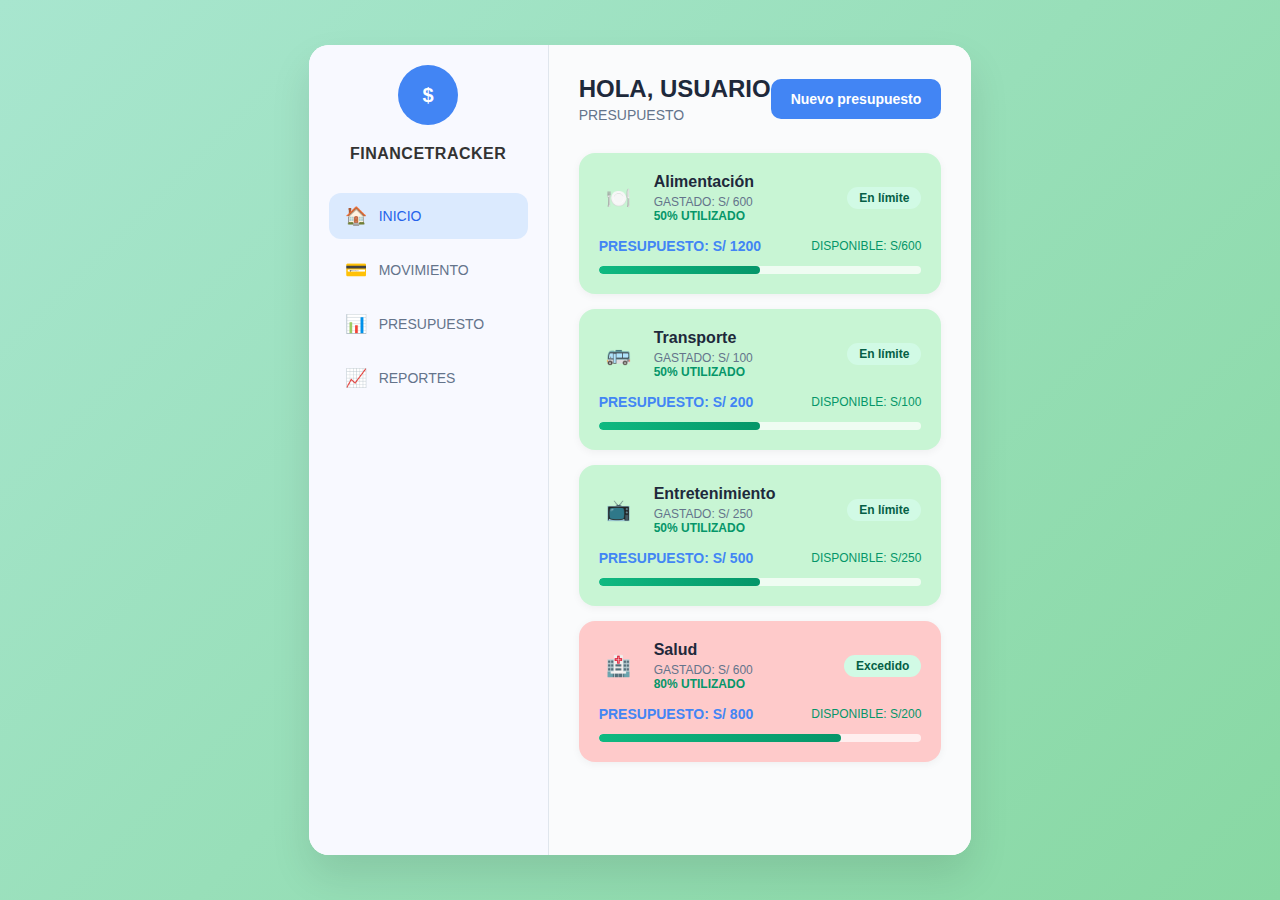
<file: presupuesto.html>
<!DOCTYPE html>
<html lang="es">
  <head>
    <meta charset="UTF-8" />
    <meta name="viewport" content="width=device-width, initial-scale=1.0" />
    <title>FinanceTracker - Presupuesto</title>
    <style>
      /* Reset de márgenes y paddings */
      * {
        margin: 0;
        padding: 0;
        box-sizing: border-box;
      }

      /* Estilo del cuerpo */
      body {
        font-family: -apple-system, BlinkMacSystemFont, "Segoe UI", Roboto,
          Oxygen, Ubuntu, Cantarell, sans-serif;
        background: linear-gradient(135deg, #a8e6cf 0%, #88d8a3 100%);
        min-height: 100vh;
        display: flex;
        align-items: center;
        justify-content: center;
        padding: 20px;
      }

      a {
        text-decoration: none;
      }

      .container {
        max-width: 1200px;
        margin: 0 auto;
        background: white;
        border-radius: 20px;
        box-shadow: 0 20px 40px rgba(0, 0, 0, 0.1);
        overflow: hidden;
        display: flex;
        min-height: 90vh;
      }

      .sidebar {
        width: 240px;
        background: #f8f9ff;
        padding: 20px;
        border-right: 1px solid #e0e6ed;
      }

      .logo {
        width: 60px;
        height: 60px;
        background: #4285f4;
        border-radius: 50%;
        display: flex;
        align-items: center;
        justify-content: center;
        margin: 0 auto 20px;
        color: white;
        font-size: 20px;
        font-weight: bold;
      }

      .logo::before {
        content: "$";
      }

      .app-title {
        font-size: 16px;
        font-weight: bold;
        color: #333;
        margin-bottom: 30px;
        text-align: center;
        letter-spacing: 0.5px;
      }

      .nav-item {
        display: flex;
        align-items: center;
        padding: 12px 16px;
        margin-bottom: 8px;
        border-radius: 12px;
        cursor: pointer;
        transition: all 0.2s;
        font-size: 14px;
        color: #64748b;
      }

      .nav-item:hover {
        background: #e2e8f0;
        color: #2563eb;
      }

      .nav-item.active {
        background: #dbeafe;
        color: #2563eb;
      }

      .nav-item::before {
        margin-right: 12px;
        font-size: 18px;
      }

      .nav-item.inicio::before {
        content: "🏠";
      }

      .nav-item.movimiento::before {
        content: "💳";
      }

      .nav-item.presupuesto::before {
        content: "📊";
      }

      .nav-item.reportes::before {
        content: "📈";
      }

      .main-content {
        flex: 1;
        padding: 30px;
        background: #fafbfc;
      }

      .header {
        display: flex;
        justify-content: space-between;
        align-items: center;
        margin-bottom: 30px;
      }

      .welcome {
        font-size: 24px;
        font-weight: 600;
        color: #1e293b;
      }

      .budget-subtitle {
        font-size: 14px;
        color: #64748b;
        margin-top: 4px;
      }

      .btn-new-budget {
        background: #4285f4;
        color: white;
        border: none;
        padding: 12px 20px;
        border-radius: 10px;
        font-size: 14px;
        font-weight: 600;
        cursor: pointer;
        transition: all 0.2s;
      }

      .btn-new-budget:hover {
        background: #3367d6;
        transform: translateY(-1px);
        box-shadow: 0 4px 12px rgba(66, 133, 244, 0.3);
      }

      .budget-list {
        display: flex;
        flex-direction: column;
        gap: 15px;
      }

      .budget-item {
        background: #c8f5d4;
        border-radius: 16px;
        padding: 20px;
        box-shadow: 0 2px 8px rgba(0, 0, 0, 0.05);
        position: relative;
        overflow: hidden;
      }

      .budget-item.exceeded {
        background: #fecaca;
      }

      .budget-header {
        display: flex;
        align-items: center;
        justify-content: space-between;
        margin-bottom: 15px;
      }

      .budget-icon {
        width: 40px;
        height: 40px;
        border-radius: 10px;
        display: flex;
        align-items: center;
        justify-content: center;
        font-size: 20px;
        margin-right: 15px;
      }

      .budget-icon.food::before {
        content: "🍽️";
      }

      .budget-icon.transport::before {
        content: "🚌";
      }

      .budget-icon.entertainment::before {
        content: "📺";
      }

      .budget-icon.health::before {
        content: "🏥";
      }

      .budget-info {
        flex: 1;
      }

      .budget-name {
        font-size: 16px;
        font-weight: 600;
        color: #1e293b;
        margin-bottom: 4px;
      }

      .budget-spent {
        font-size: 12px;
        color: #64748b;
      }

      .budget-percentage {
        font-size: 12px;
        color: #059669;
        font-weight: 600;
      }

      .budget-exceeded .budget-percentage {
        color: #dc2626;
      }

      .budget-status {
        background: #d1fae5;
        color: #065f46;
        padding: 4px 12px;
        border-radius: 20px;
        font-size: 12px;
        font-weight: 600;
      }

      .budget-exceeded .budget-status {
        background: #fee2e2;
        color: #991b1b;
      }

      .budget-amounts {
        display: flex;
        justify-content: space-between;
        align-items: center;
        margin-bottom: 12px;
      }

      .budget-amount {
        font-size: 14px;
        color: #4285f4;
        font-weight: 600;
      }

      .budget-available {
        font-size: 12px;
        color: #059669;
      }

      .budget-exceeded .budget-available {
        color: #dc2626;
      }

      .progress-bar {
        width: 100%;
        height: 8px;
        background: rgba(255, 255, 255, 0.7);
        border-radius: 4px;
        overflow: hidden;
      }

      .progress-fill {
        height: 100%;
        background: linear-gradient(90deg, #10b981, #059669);
        border-radius: 4px;
        transition: width 0.3s ease;
      }

      .budget-exceeded .progress-fill {
        background: linear-gradient(90deg, #ef4444, #dc2626);
      }

      /* Modal Styles */
      .modal {
        display: none;
        position: fixed;
        top: 0;
        left: 0;
        width: 100%;
        height: 100%;
        background: rgba(0, 0, 0, 0.5);
        z-index: 1000;
        align-items: center;
        justify-content: center;
      }

      .modal.active {
        display: flex;
      }

      .modal-content {
        background: white;
        padding: 30px;
        border-radius: 20px;
        width: 90%;
        max-width: 400px;
        box-shadow: 0 20px 40px rgba(0, 0, 0, 0.3);
      }

      .modal-header {
        display: flex;
        align-items: center;
        margin-bottom: 25px;
      }

      .modal-header .icon {
        width: 40px;
        height: 40px;
        background: #4285f4;
        color: white;
        border-radius: 10px;
        display: flex;
        align-items: center;
        justify-content: center;
        margin-right: 12px;
        font-size: 20px;
      }

      .modal-header .icon::before {
        content: "$";
      }

      .modal-title {
        font-size: 18px;
        font-weight: 600;
        color: #1e293b;
      }

      .form-group {
        margin-bottom: 20px;
      }

      .form-label {
        display: block;
        margin-bottom: 8px;
        font-size: 14px;
        font-weight: 500;
        color: #374151;
      }

      .form-input,
      .form-select {
        width: 100%;
        padding: 12px 16px;
        border: 1px solid #d1d5db;
        border-radius: 10px;
        font-size: 14px;
        transition: all 0.2s;
      }

      .form-input:focus,
      .form-select:focus {
        outline: none;
        border-color: #4285f4;
        box-shadow: 0 0 0 3px rgba(66, 133, 244, 0.1);
      }

      .form-alerts {
        margin-bottom: 20px;
      }

      .alert-option {
        display: flex;
        align-items: center;
        margin-bottom: 8px;
        font-size: 12px;
        color: #4285f4;
      }

      .alert-option input[type="checkbox"] {
        margin-right: 8px;
      }

      .form-actions {
        display: flex;
        gap: 12px;
      }

      .btn-cancel {
        flex: 1;
        padding: 12px;
        background: #f3f4f6;
        color: #374151;
        border: none;
        border-radius: 10px;
        font-size: 14px;
        font-weight: 600;
        cursor: pointer;
        transition: all 0.2s;
      }

      .btn-cancel:hover {
        background: #e5e7eb;
      }

      .btn-create {
        flex: 1;
        padding: 12px;
        background: #4285f4;
        color: white;
        border: none;
        border-radius: 10px;
        font-size: 14px;
        font-weight: 600;
        cursor: pointer;
        transition: all 0.2s;
      }

      .btn-create:hover {
        background: #3367d6;
        transform: translateY(-1px);
        box-shadow: 0 4px 12px rgba(66, 133, 244, 0.3);
      }

      .description-area {
        min-height: 80px;
        resize: vertical;
      }

      @media (max-width: 768px) {
        .container {
          flex-direction: column;
          margin: 10px;
          border-radius: 15px;
        }

        .sidebar {
          width: 100%;
          padding: 15px;
        }

        .main-content {
          padding: 20px;
        }

        .header {
          flex-direction: column;
          align-items: flex-start;
          gap: 15px;
        }
      }
    </style>
  </head>
  <body>
    <div class="container">
      <!-- Sidebar -->
      <div class="sidebar">
        <div class="logo"></div>
        <div class="app-title">FINANCETRACKER</div>

        <a href="dashboard.html" class="nav-item active inicio">INICIO</a>
        <a href="movimiento.html" class="nav-item movimiento">MOVIMIENTO</a>
        <a href="presupuesto.html" class="nav-item presupuesto">PRESUPUESTO</a>
        <a href="reportes.html" class="nav-item reportes">REPORTES</a>
      </div>

      <!-- Main Content -->
      <div class="main-content">
        <div class="header">
          <div>
            <div class="welcome">HOLA, USUARIO</div>
            <div class="budget-subtitle">PRESUPUESTO</div>
          </div>
          <button class="btn-new-budget" onclick="openModal()">
            Nuevo presupuesto
          </button>
        </div>

        <!-- Budget List -->
        <div class="budget-list">
          <!-- Alimentación -->
          <div class="budget-item">
            <div class="budget-header">
              <div style="display: flex; align-items: center">
                <div class="budget-icon food"></div>
                <div class="budget-info">
                  <div class="budget-name">Alimentación</div>
                  <div class="budget-spent">GASTADO: S/ 600</div>
                  <div class="budget-percentage">50% UTILIZADO</div>
                </div>
              </div>
              <div class="budget-status">En límite</div>
            </div>
            <div class="budget-amounts">
              <div class="budget-amount">PRESUPUESTO: S/ 1200</div>
              <div class="budget-available">DISPONIBLE: S/600</div>
            </div>
            <div class="progress-bar">
              <div class="progress-fill" style="width: 50%"></div>
            </div>
          </div>

          <!-- Transporte -->
          <div class="budget-item">
            <div class="budget-header">
              <div style="display: flex; align-items: center">
                <div class="budget-icon transport"></div>
                <div class="budget-info">
                  <div class="budget-name">Transporte</div>
                  <div class="budget-spent">GASTADO: S/ 100</div>
                  <div class="budget-percentage">50% UTILIZADO</div>
                </div>
              </div>
              <div class="budget-status">En límite</div>
            </div>
            <div class="budget-amounts">
              <div class="budget-amount">PRESUPUESTO: S/ 200</div>
              <div class="budget-available">DISPONIBLE: S/100</div>
            </div>
            <div class="progress-bar">
              <div class="progress-fill" style="width: 50%"></div>
            </div>
          </div>

          <!-- Entretenimiento -->
          <div class="budget-item">
            <div class="budget-header">
              <div style="display: flex; align-items: center">
                <div class="budget-icon entertainment"></div>
                <div class="budget-info">
                  <div class="budget-name">Entretenimiento</div>
                  <div class="budget-spent">GASTADO: S/ 250</div>
                  <div class="budget-percentage">50% UTILIZADO</div>
                </div>
              </div>
              <div class="budget-status">En límite</div>
            </div>
            <div class="budget-amounts">
              <div class="budget-amount">PRESUPUESTO: S/ 500</div>
              <div class="budget-available">DISPONIBLE: S/250</div>
            </div>
            <div class="progress-bar">
              <div class="progress-fill" style="width: 50%"></div>
            </div>
          </div>

          <!-- Salud (Excedido) -->
          <div class="budget-item exceeded">
            <div class="budget-header">
              <div style="display: flex; align-items: center">
                <div class="budget-icon health"></div>
                <div class="budget-info">
                  <div class="budget-name">Salud</div>
                  <div class="budget-spent">GASTADO: S/ 600</div>
                  <div class="budget-percentage">80% UTILIZADO</div>
                </div>
              </div>
              <div class="budget-status">Excedido</div>
            </div>
            <div class="budget-amounts">
              <div class="budget-amount">PRESUPUESTO: S/ 800</div>
              <div class="budget-available">DISPONIBLE: S/200</div>
            </div>
            <div class="progress-bar">
              <div class="progress-fill" style="width: 75%"></div>
            </div>
          </div>
        </div>
      </div>
    </div>

    <!-- Modal for New Budget -->
    <div class="modal" id="budgetModal">
      <div class="modal-content">
        <div class="modal-header">
          <div class="icon"></div>
          <div>
            <div class="modal-title">FINANCETRACKER</div>
            <div style="font-size: 14px; color: #64748b; margin-top: 2px">
              NUEVO PRESUPUESTO
            </div>
          </div>
        </div>

        <form id="budgetForm">
          <div class="form-group">
            <label class="form-label">Categoría</label>
            <select class="form-select" id="category" required>
              <option value="">Seleccionar categoría</option>
              <option value="alimentacion">Alimentación</option>
              <option value="transporte">Transporte</option>
              <option value="entretenimiento">Entretenimiento</option>
              <option value="salud">Salud</option>
              <option value="educacion">Educación</option>
              <option value="hogar">Hogar</option>
              <option value="ropa">Ropa</option>
              <option value="otros">Otros</option>
            </select>
          </div>

          <div class="form-group">
            <label class="form-label">Monto del presupuesto</label>
            <input
              type="number"
              class="form-input"
              id="amount"
              placeholder="0.00"
              step="0.01"
              required
            />
          </div>

          <div class="form-group">
            <label class="form-label">Período</label>
            <select class="form-select" id="period" required>
              <option value="">Mensual</option>
              <option value="semanal">Semanal</option>
              <option value="mensual">Mensual</option>
              <option value="anual">Anual</option>
            </select>
          </div>

          <div class="form-group">
            <label class="form-label">Fecha de inicio</label>
            <input type="date" class="form-input" id="startDate" required />
          </div>

          <div class="form-alerts">
            <label class="form-label">Alertas</label>
            <div class="alert-option">
              <input type="checkbox" id="alert50" />
              <label for="alert50">🔔 NOTIFICAR AL 50% DEL PRESUPUESTO</label>
            </div>
            <div class="alert-option">
              <input type="checkbox" id="alert100" />
              <label for="alert100"
                >🔔 NOTIFICAR AL EXCEDER EL PRESUPUESTO</label
              >
            </div>
          </div>

          <div class="form-group">
            <label class="form-label">Descripción</label>
            <textarea
              class="form-input description-area"
              id="description"
              placeholder="Descripción opcional..."
            ></textarea>
          </div>

          <div class="form-actions">
            <button type="button" class="btn-cancel" onclick="closeModal()">
              CANCELAR
            </button>
            <button type="submit" class="btn-create">CREAR PRESUPUESTO</button>
          </div>
        </form>
      </div>
    </div>

    <script>
      function openModal() {
        document.getElementById("budgetModal").classList.add("active");
        // Set today's date as default
        document.getElementById("startDate").value = new Date()
          .toISOString()
          .split("T")[0];
      }

      function closeModal() {
        document.getElementById("budgetModal").classList.remove("active");
        document.getElementById("budgetForm").reset();
      }

      // Close modal when clicking outside
      document
        .getElementById("budgetModal")
        .addEventListener("click", function (e) {
          if (e.target === this) {
            closeModal();
          }
        });

      // Handle form submission
      document
        .getElementById("budgetForm")
        .addEventListener("submit", function (e) {
          e.preventDefault();

          const formData = {
            category: document.getElementById("category").value,
            amount: document.getElementById("amount").value,
            period: document.getElementById("period").value,
            startDate: document.getElementById("startDate").value,
            alert50: document.getElementById("alert50").checked,
            alert100: document.getElementById("alert100").checked,
            description: document.getElementById("description").value,
          };

          console.log("Nuevo presupuesto:", formData);

          // Here you would typically send the data to your backend
          alert("Presupuesto creado exitosamente!");
          closeModal();
        });

      // Navigation functionality
      document.addEventListener("DOMContentLoaded", function () {
        const navItems = document.querySelectorAll(".nav-item");

        navItems.forEach((item) => {
          item.addEventListener("click", function () {
            navItems.forEach((nav) => nav.classList.remove("active"));
            this.classList.add("active");
          });
        });
      });
    </script>
  </body>
</html>
</file>
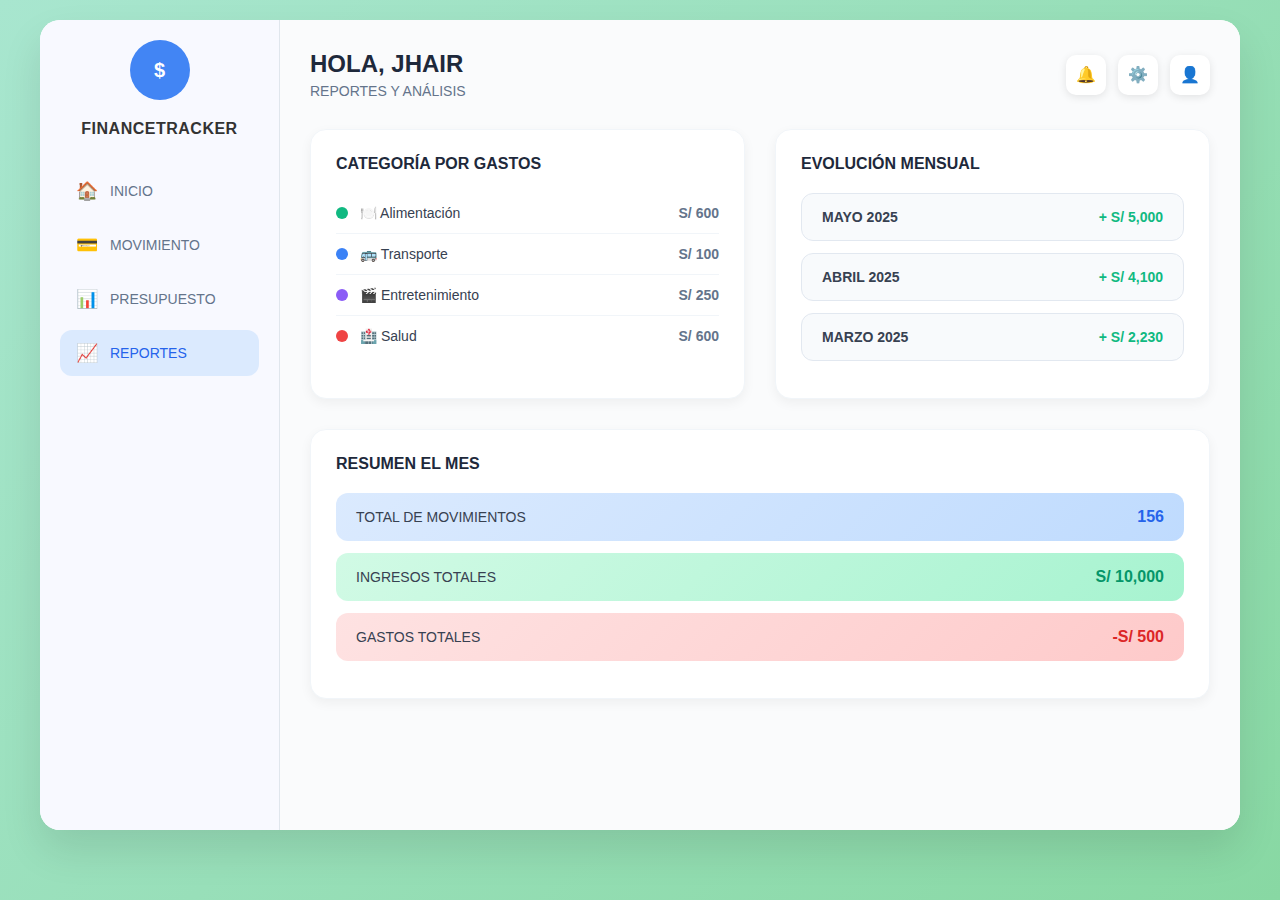
<file: reportes.html>
<!DOCTYPE html>
<html lang="es">
  <head>
    <meta charset="UTF-8" />
    <meta name="viewport" content="width=device-width, initial-scale=1.0" />
    <title>FinanceTracker - Reportes</title>
    <style>
      /* Reset de márgenes y paddings */
      * {
        margin: 0;
        padding: 0;
        box-sizing: border-box;
      }

      /* Estilo del cuerpo */
      body {
        font-family: -apple-system, BlinkMacSystemFont, "Segoe UI", Roboto,
          Oxygen, Ubuntu, Cantarell, sans-serif;
        background: linear-gradient(135deg, #a8e6cf 0%, #88d8a3 100%);
        min-height: 100vh;
        padding: 20px;
      }

      .container {
        max-width: 1200px;
        margin: 0 auto;
        background: white;
        border-radius: 20px;
        box-shadow: 0 20px 40px rgba(0, 0, 0, 0.1);
        overflow: hidden;
        display: flex;
        min-height: 90vh;
      }

      .sidebar {
        width: 240px;
        background: #f8f9ff;
        padding: 20px;
        border-right: 1px solid #e0e6ed;
      }

      .logo {
        width: 60px;
        height: 60px;
        background: #4285f4;
        border-radius: 50%;
        display: flex;
        align-items: center;
        justify-content: center;
        margin: 0 auto 20px;
        color: white;
        font-size: 20px;
        font-weight: bold;
      }

      .logo::before {
        content: "$";
        margin-right: 0;
        font-size: 20px;
      }

      .app-title {
        font-size: 16px;
        font-weight: bold;
        color: #333;
        margin-bottom: 30px;
        text-align: center;
        letter-spacing: 0.5px;
      }

      .nav-item {
        display: flex;
        align-items: center;
        padding: 12px 16px;
        margin-bottom: 8px;
        border-radius: 12px;
        cursor: pointer;
        transition: all 0.2s;
        font-size: 14px;
        color: #64748b;
        text-decoration: none;
      }

      .nav-item:hover {
        background: #e2e8f0;
        color: #2563eb;
      }

      .nav-item.active {
        background: #dbeafe;
        color: #2563eb;
      }

      .nav-item::before {
        margin-right: 12px;
        font-size: 18px;
      }

      .nav-item.inicio::before {
        content: "🏠";
      }

      .nav-item.movimiento::before {
        content: "💳";
      }

      .nav-item.presupuesto::before {
        content: "📊";
      }

      .nav-item.reportes::before {
        content: "📈";
      }

      .main-content {
        flex: 1;
        padding: 30px;
        background: #fafbfc;
      }

      .header {
        display: flex;
        justify-content: space-between;
        align-items: center;
        margin-bottom: 30px;
      }

      .welcome {
        font-size: 24px;
        font-weight: 600;
        color: #1e293b;
      }

      .header-subtitle {
        font-size: 14px;
        color: #64748b;
        margin-top: 5px;
      }

      .header-actions {
        display: flex;
        gap: 12px;
      }

      .icon-btn {
        width: 40px;
        height: 40px;
        border: none;
        border-radius: 10px;
        background: white;
        display: flex;
        align-items: center;
        justify-content: center;
        cursor: pointer;
        box-shadow: 0 2px 8px rgba(0, 0, 0, 0.1);
        transition: all 0.2s;
        font-size: 16px;
      }

      .icon-btn:hover {
        transform: translateY(-2px);
        box-shadow: 0 4px 12px rgba(0, 0, 0, 0.15);
      }

      .reports-grid {
        display: grid;
        grid-template-columns: 1fr 1fr;
        gap: 30px;
        margin-bottom: 30px;
      }

      .report-card {
        background: white;
        padding: 25px;
        border-radius: 16px;
        box-shadow: 0 4px 12px rgba(0, 0, 0, 0.05);
        border: 1px solid #f1f5f9;
      }

      .report-header {
        margin-bottom: 20px;
      }

      .report-title {
        font-size: 16px;
        font-weight: 600;
        color: #1e293b;
        margin-bottom: 5px;
      }

      .category-item {
        display: flex;
        align-items: center;
        justify-content: space-between;
        padding: 12px 0;
        border-bottom: 1px solid #f1f5f9;
      }

      .category-item:last-child {
        border-bottom: none;
      }

      .category-info {
        display: flex;
        align-items: center;
      }

      .category-icon {
        width: 12px;
        height: 12px;
        border-radius: 50%;
        margin-right: 12px;
      }

      .category-icon.alimentacion {
        background: #10b981;
      }

      .category-icon.transporte {
        background: #3b82f6;
      }

      .category-icon.entretenimiento {
        background: #8b5cf6;
      }

      .category-icon.salud {
        background: #ef4444;
      }

      .category-name {
        font-size: 14px;
        font-weight: 500;
        color: #374151;
      }

      .category-amount {
        font-size: 14px;
        font-weight: 600;
        color: #64748b;
      }

      .evolution-item {
        display: flex;
        align-items: center;
        justify-content: space-between;
        padding: 15px 20px;
        margin-bottom: 12px;
        background: #f8fafc;
        border-radius: 12px;
        border: 1px solid #e2e8f0;
      }

      .evolution-month {
        font-size: 14px;
        font-weight: 600;
        color: #374151;
      }

      .evolution-amount {
        font-size: 14px;
        font-weight: 700;
        color: #10b981;
      }

      .summary-card {
        background: white;
        padding: 25px;
        border-radius: 16px;
        box-shadow: 0 4px 12px rgba(0, 0, 0, 0.05);
        border: 1px solid #f1f5f9;
      }

      .summary-header {
        margin-bottom: 20px;
      }

      .summary-item {
        display: flex;
        align-items: center;
        justify-content: space-between;
        padding: 15px 20px;
        margin-bottom: 12px;
        border-radius: 12px;
      }

      .summary-item.movements {
        background: linear-gradient(135deg, #dbeafe, #bfdbfe);
      }

      .summary-item.income {
        background: linear-gradient(135deg, #d1fae5, #a7f3d0);
      }

      .summary-item.expense {
        background: linear-gradient(135deg, #fee2e2, #fecaca);
      }

      .summary-label {
        font-size: 14px;
        font-weight: 500;
        color: #374151;
      }

      .summary-value {
        font-size: 16px;
        font-weight: 700;
      }

      .summary-value.movements {
        color: #2563eb;
      }

      .summary-value.income {
        color: #059669;
      }

      .summary-value.expense {
        color: #dc2626;
      }

      .export-section {
        position: fixed;
        bottom: 30px;
        left: 30px;
      }

      .export-title {
        font-size: 12px;
        color: #64748b;
        margin-bottom: 10px;
        text-transform: uppercase;
        letter-spacing: 0.5px;
      }

      .export-subtitle {
        font-size: 10px;
        color: #94a3b8;
        margin-bottom: 15px;
      }

      .export-btn {
        display: flex;
        align-items: center;
        padding: 12px 20px;
        border: none;
        border-radius: 10px;
        cursor: pointer;
        transition: all 0.2s;
        margin-bottom: 10px;
        font-size: 14px;
        font-weight: 500;
        text-decoration: none;
      }

      .export-btn.excel {
        background: #10b981;
        color: white;
      }

      .export-btn.pdf {
        background: #ef4444;
        color: white;
      }

      .export-btn:hover {
        transform: translateY(-2px);
        box-shadow: 0 4px 12px rgba(0, 0, 0, 0.2);
      }

      .export-btn::before {
        margin-right: 8px;
        font-size: 16px;
      }

      .export-btn.excel::before {
        content: "📊";
      }

      .export-btn.pdf::before {
        content: "📄";
      }

      @media (max-width: 768px) {
        .container {
          flex-direction: column;
          margin: 10px;
          border-radius: 15px;
        }

        .sidebar {
          width: 100%;
          padding: 15px;
        }

        .main-content {
          padding: 20px;
        }

        .reports-grid {
          grid-template-columns: 1fr;
        }

        .export-section {
          position: static;
          margin-top: 30px;
        }
      }
    </style>
  </head>
  <body>
    <div class="container">
      <!-- Sidebar -->
      <div class="sidebar">
        <div class="logo"></div>
        <div class="app-title">FINANCETRACKER</div>

        <a href="/dashboard.html" class="nav-item inicio">INICIO</a>
        <a href="/movimiento.html" class="nav-item movimiento">MOVIMIENTO</a>
        <a href="/presupuesto.html" class="nav-item presupuesto">PRESUPUESTO</a>
        <a href="/reportes.html" class="nav-item active reportes">REPORTES</a>
      </div>

      <!-- Contenido Principal -->
      <div class="main-content">
        <!-- Header -->
        <div class="header">
          <div>
            <h1 class="welcome">HOLA, JHAIR</h1>
            <p class="header-subtitle">REPORTES Y ANÁLISIS</p>
          </div>
          <div class="header-actions">
            <button class="icon-btn">🔔</button>
            <button class="icon-btn">⚙️</button>
            <button class="icon-btn">👤</button>
          </div>
        </div>

        <!-- Grid de Reportes -->
        <div class="reports-grid">
          <!-- Categorías por Gastos -->
          <div class="report-card">
            <div class="report-header">
              <h2 class="report-title">CATEGORÍA POR GASTOS</h2>
            </div>
            <div class="categories-list">
              <div class="category-item">
                <div class="category-info">
                  <div class="category-icon alimentacion"></div>
                  <span class="category-name">🍽️ Alimentación</span>
                </div>
                <span class="category-amount">S/ 600</span>
              </div>
              <div class="category-item">
                <div class="category-info">
                  <div class="category-icon transporte"></div>
                  <span class="category-name">🚌 Transporte</span>
                </div>
                <span class="category-amount">S/ 100</span>
              </div>
              <div class="category-item">
                <div class="category-info">
                  <div class="category-icon entretenimiento"></div>
                  <span class="category-name">🎬 Entretenimiento</span>
                </div>
                <span class="category-amount">S/ 250</span>
              </div>
              <div class="category-item">
                <div class="category-info">
                  <div class="category-icon salud"></div>
                  <span class="category-name">🏥 Salud</span>
                </div>
                <span class="category-amount">S/ 600</span>
              </div>
            </div>
          </div>

          <!-- Evolución Mensual -->
          <div class="report-card">
            <div class="report-header">
              <h2 class="report-title">EVOLUCIÓN MENSUAL</h2>
            </div>
            <div class="evolution-list">
              <div class="evolution-item">
                <span class="evolution-month">MAYO 2025</span>
                <span class="evolution-amount">+ S/ 5,000</span>
              </div>
              <div class="evolution-item">
                <span class="evolution-month">ABRIL 2025</span>
                <span class="evolution-amount">+ S/ 4,100</span>
              </div>
              <div class="evolution-item">
                <span class="evolution-month">MARZO 2025</span>
                <span class="evolution-amount">+ S/ 2,230</span>
              </div>
            </div>
          </div>
        </div>

        <!-- Resumen del Mes -->
        <div class="summary-card">
          <div class="summary-header">
            <h2 class="report-title">RESUMEN EL MES</h2>
          </div>
          <div class="summary-list">
            <div class="summary-item movements">
              <span class="summary-label">TOTAL DE MOVIMIENTOS</span>
              <span class="summary-value movements">156</span>
            </div>
            <div class="summary-item income">
              <span class="summary-label">INGRESOS TOTALES</span>
              <span class="summary-value income">S/ 10,000</span>
            </div>
            <div class="summary-item expense">
              <span class="summary-label">GASTOS TOTALES</span>
              <span class="summary-value expense">-S/ 500</span>
            </div>
          </div>
        </div>
      </div>
    </div>

    <script>

      // Animaciones de entrada
      window.addEventListener("load", function () {
        const cards = document.querySelectorAll(".report-card, .summary-card");
        cards.forEach((card, index) => {
          setTimeout(() => {
            card.style.opacity = "0";
            card.style.transform = "translateY(20px)";
            card.style.transition = "all 0.6s ease-out";

            setTimeout(() => {
              card.style.opacity = "1";
              card.style.transform = "translateY(0)";
            }, 50);
          }, index * 100);
        });
      });

      // Hover effects para las categorías
      document.querySelectorAll(".category-item").forEach((item) => {
        item.addEventListener("mouseenter", function () {
          this.style.backgroundColor = "#f8fafc";
          this.style.transform = "translateX(5px)";
          this.style.transition = "all 0.2s ease";
        });

        item.addEventListener("mouseleave", function () {
          this.style.backgroundColor = "transparent";
          this.style.transform = "translateX(0)";
        });
      });

      // Click en elementos de evolución para mostrar detalles
      document.querySelectorAll(".evolution-item").forEach((item) => {
        item.addEventListener("click", function () {
          const month = this.querySelector(".evolution-month").textContent;
          const amount = this.querySelector(".evolution-amount").textContent;
          alert(`Detalles de ${month}: ${amount}`);
        });
      });
    </script>
  </body>
</html>
</file>
<file: styles.css>
/* Reset de márgenes y paddings */
* {
  margin: 0;
  padding: 0;
  box-sizing: border-box;
}

/* Estilo del cuerpo */
body {
  font-family: -apple-system, BlinkMacSystemFont, "Segoe UI", Roboto, Oxygen,
    Ubuntu, Cantarell, sans-serif;
  background: linear-gradient(135deg, #a8e6cf 0%, #88d8a3 100%);
  min-height: 100vh;
  display: flex;
  align-items: center;
  justify-content: center;
  padding: 20px;
}

/* Contenedor de autenticación */
.auth-container {
  display: flex;
  gap: 40px;
  max-width: 900px;
  width: 100%;
}

/* Card de autenticación */
.auth-card {
  background: white;
  padding: 40px 30px;
  border-radius: 20px;
  box-shadow: 0 10px 30px rgba(0, 0, 0, 0.15);
  width: 100%;
  max-width: 380px;
  text-align: center;
}

/* Logo */
.logo {
  width: 60px;
  height: 60px;
  background: #4285f4;
  border-radius: 50%;
  display: flex;
  align-items: center;
  justify-content: center;
  margin: 0 auto 20px;
  color: black;
  font-size: 20px;
  font-weight: bold;
  color: white;
}

/* Título de la app */
.app-title {
  font-size: 22px;
  font-weight: bold;
  color: #333;
  margin-bottom: 8px;
  letter-spacing: 0.5px;
}

/* Subtítulo de la app */
.app-subtitle {
  color: #666;
  font-size: 12px;
  margin-bottom: 35px;
  font-weight: 500;
  text-transform: uppercase;
  letter-spacing: 0.3px;
}

/* Estilo de los formularios */
.form-group {
  margin-bottom: 20px;
  text-align: left;
}

.form-group label {
  display: block;
  font-weight: 600;
  margin-bottom: 8px;
  color: #333;
  font-size: 14px;
}

.form-group input {
  width: 100%;
  padding: 14px 16px;
  border: 1px solid #ddd;
  border-radius: 8px;
  font-size: 16px;
  transition: border-color 0.3s, box-shadow 0.3s;
  background: #fff;
}

.form-group input:focus {
  outline: none;
  border-color: #4285f4;
  box-shadow: 0 0 0 3px rgba(66, 133, 244, 0.1);
}

/* Estilo de la entrada de contraseña */
.password-input {
  position: relative;
}

.password-toggle {
  position: absolute;
  right: 12px;
  top: 50%;
  transform: translateY(-50%);
  background: none;
  border: none;
  color: #666;
  cursor: pointer;
  font-size: 18px;
  padding: 4px;
}

/* Estilo de los botones */
.btn {
  width: 100%;
  padding: 14px;
  border: none;
  border-radius: 8px;
  font-size: 16px;
  font-weight: 600;
  cursor: pointer;
  transition: all 0.3s;
  margin-bottom: 15px;
  text-transform: uppercase;
  letter-spacing: 0.5px;
}

.btn-primary {
  background: #4285f4;
  color: white;
}

.btn-primary:hover {
  background: #3367d6;
  transform: translateY(-1px);
  box-shadow: 0 4px 12px rgba(66, 133, 244, 0.3);
}

.btn-google {
  background: #f8f9fa;
  color: #333;
  border: 1px solid #dadce0;
  display: flex;
  align-items: center;
  justify-content: center;
  gap: 12px;
  text-transform: none;
  letter-spacing: normal;
}

.btn-google:hover {
  background: #f1f3f4;
  transform: translateY(-1px);
  box-shadow: 0 2px 8px rgba(0, 0, 0, 0.1);
}

.google-icon {
  width: 20px;
  height: 20px;
  background: url("[data-uri]")
    no-repeat center;
  background-size: contain;
}

/* Estilo de los enlaces */
.link {
  color: #4285f4;
  text-decoration: none;
  font-size: 14px;
  font-weight: 500;
}

.link:hover {
  text-decoration: underline;
}

/* Divider */
.divider {
  margin: 25px 0;
  position: relative;
  text-align: center;
}

.divider::before {
  content: "";
  position: absolute;
  top: 50%;
  left: 0;
  right: 0;
  height: 1px;
  background: #e1e5e9;
}

.divider span {
  background: white;
  padding: 0 15px;
  color: #666;
  font-size: 14px;
}

/* Estilo para el enlace de registro */
.register-link {
  margin-top: 25px;
}

/* Responsividad móvil */
@media (max-width: 768px) {
  .auth-container {
    flex-direction: column;
    gap: 20px;
  }

  .auth-card {
    max-width: 100%;
    padding: 30px 25px;
  }
}

/* Animaciones para el formulario */
.form-group {
  animation: slideInUp 0.6s ease-out;
  animation-fill-mode: both;
}

.form-group:nth-child(1) {
  animation-delay: 0.1s;
}

.form-group:nth-child(2) {
  animation-delay: 0.2s;
}

.btn-primary {
  animation: slideInUp 0.6s ease-out 0.3s both;
}

.divider {
  animation: slideInUp 0.6s ease-out 0.4s both;
}

.btn-google {
  animation: slideInUp 0.6s ease-out 0.5s both;
}

.register-link {
  animation: slideInUp 0.6s ease-out 0.6s both;
}

@keyframes slideInUp {
  from {
    opacity: 0;
    transform: translateY(20px);
  }

  to {
    opacity: 1;
    transform: translateY(0);
  }
}

/* Animación del logo */
.logo {
  animation: bounceIn 0.8s ease-out;
}

@keyframes bounceIn {
  0% {
    opacity: 0;
    transform: scale(0.3);
  }

  50% {
    opacity: 1;
    transform: scale(1.05);
  }

  70% {
    transform: scale(0.9);
  }

  100% {
    opacity: 1;
    transform: scale(1);
  }
}

/* Estilo para el mensaje de éxito */
.success-message {
  background: #d4edda;
  color: #155724;
  padding: 12px;
  border-radius: 8px;
  margin-bottom: 20px;
  border: 1px solid #c3e6cb;
  display: none;
}

/* Efecto Ripple */
.btn {
  position: relative;
  overflow: hidden;
}

.ripple {
  position: absolute;
  border-radius: 50%;
  background: rgba(255, 255, 255, 0.3);
  transform: scale(0);
  animation: ripple-animation 0.6s linear;
  pointer-events: none;
}

@keyframes ripple-animation {
  to {
    transform: scale(4);
    opacity: 0;
  }
}

.container {
  max-width: 1200px;
  margin: 0 auto;
  background: white;
  border-radius: 20px;
  box-shadow: 0 20px 40px rgba(0, 0, 0, 0.1);
  overflow: hidden;
  display: flex;
  min-height: 90vh;
}

.sidebar {
  width: 240px;
  background: #f8f9ff;
  padding: 20px;
  border-right: 1px solid #e0e6ed;
}

.logo::before {
  margin-right: 10px;
  font-size: 20px;
}

.nav-item {
  display: flex;
  align-items: center;
  padding: 12px 16px;
  margin-bottom: 8px;
  border-radius: 12px;
  cursor: pointer;
  transition: all 0.2s;
  font-size: 14px;
  color: #64748b;
}

.nav-item:hover {
  background: #e2e8f0;
  color: #2563eb;
}

.nav-item.active {
  background: #dbeafe;
  color: #2563eb;
}

.nav-item::before {
  margin-right: 12px;
  font-size: 18px;
}

.nav-item.inicio::before {
  content: "🏠";
}

.nav-item.movimiento::before {
  content: "💳";
}

.nav-item.presupuesto::before {
  content: "📊";
}

.nav-item.reportes::before {
  content: "📈";
}

.main-content {
  flex: 1;
  padding: 30px;
  background: #fafbfc;
}

.header {
  display: flex;
  justify-content: space-between;
  align-items: center;
  margin-bottom: 30px;
}

.welcome {
  font-size: 24px;
  font-weight: 600;
  color: #1e293b;
}

.header-actions {
  display: flex;
  gap: 12px;
}

.icon-btn {
  width: 40px;
  height: 40px;
  border: none;
  border-radius: 10px;
  background: white;
  display: flex;
  align-items: center;
  justify-content: center;
  cursor: pointer;
  box-shadow: 0 2px 8px rgba(0, 0, 0, 0.1);
  transition: all 0.2s;
}

.icon-btn:hover {
  transform: translateY(-2px);
  box-shadow: 0 4px 12px rgba(0, 0, 0, 0.15);
}

.balance-card {
  background: linear-gradient(135deg, #10b981 0%, #059669 100%);
  color: white;
  padding: 30px;
  border-radius: 20px;
  margin-bottom: 30px;
  position: relative;
  overflow: hidden;
}

.balance-card::after {
  content: "";
  position: absolute;
  top: -50%;
  right: -50%;
  width: 100%;
  height: 200%;
  background: radial-gradient(
    circle,
    rgba(255, 255, 255, 0.1) 0%,
    transparent 70%
  );
  transform: rotate(45deg);
}

.balance-label {
  font-size: 14px;
  opacity: 0.9;
  margin-bottom: 8px;
}

.balance-amount {
  font-size: 36px;
  font-weight: 700;
  margin-bottom: 5px;
}

.balance-subtitle {
  font-size: 12px;
  opacity: 0.8;
}

.stats-row {
  display: grid;
  grid-template-columns: 1fr 1fr;
  gap: 20px;
  margin-bottom: 30px;
}

.stat-card {
  background: white;
  padding: 20px;
  border-radius: 16px;
  box-shadow: 0 4px 12px rgba(0, 0, 0, 0.05);
  border: 1px solid #f1f5f9;
}

.stat-header {
  display: flex;
  justify-content: space-between;
  align-items: center;
  margin-bottom: 15px;
}

.stat-title {
  font-size: 14px;
  color: #64748b;
  font-weight: 500;
}

.stat-period {
  font-size: 12px;
  color: #94a3b8;
  background: #f1f5f9;
  padding: 4px 8px;
  border-radius: 6px;
}

.stat-amount {
  font-size: 24px;
  font-weight: 700;
}

.stat-amount.income {
  color: #059669;
}

.stat-amount.expense {
  color: #dc2626;
}

.actions-grid {
  display: grid;
  grid-template-columns: repeat(3, 1fr);
  gap: 15px;
  margin-bottom: 30px;
}

.action-btn {
  background: white;
  border: none;
  padding: 20px;
  border-radius: 16px;
  cursor: pointer;
  transition: all 0.2s;
  box-shadow: 0 4px 12px rgba(0, 0, 0, 0.05);
  text-align: center;
}

.action-btn:hover {
  transform: translateY(-2px);
  box-shadow: 0 8px 20px rgba(0, 0, 0, 0.1);
}

.action-btn .icon {
  font-size: 24px;
  margin-bottom: 8px;
  display: block;
}

.action-btn .text {
  font-size: 14px;
  color: #64748b;
  font-weight: 500;
}

.recent-transactions {
  background: white;
  border-radius: 16px;
  padding: 25px;
  box-shadow: 0 4px 12px rgba(0, 0, 0, 0.05);
}

.section-header {
  display: flex;
  justify-content: space-between;
  align-items: center;
  margin-bottom: 20px;
}

.section-title {
  font-size: 16px;
  font-weight: 600;
  color: #1e293b;
}

.view-all-btn {
  font-size: 12px;
  color: #2563eb;
  cursor: pointer;
  font-weight: 500;
}

.transaction-item {
  display: flex;
  align-items: center;
  padding: 15px 0;
  border-bottom: 1px solid #f1f5f9;
}

.transaction-item:last-child {
  border-bottom: none;
}

.transaction-icon {
  width: 40px;
  height: 40px;
  border-radius: 10px;
  display: flex;
  align-items: center;
  justify-content: center;
  margin-right: 15px;
  font-size: 18px;
}

.transaction-icon.income {
  background: linear-gradient(135deg, #10b981, #059669);
  color: white;
}

.transaction-icon.expense {
  background: linear-gradient(135deg, #ef4444, #dc2626);
  color: white;
}

.transaction-details {
  flex: 1;
}

.transaction-name {
  font-size: 14px;
  font-weight: 500;
  color: #1e293b;
  margin-bottom: 2px;
}

.transaction-date {
  font-size: 12px;
  color: #94a3b8;
}

.transaction-amount {
  font-size: 16px;
  font-weight: 600;
}

.transaction-amount.income {
  color: #059669;
}

.transaction-amount.expense {
  color: #dc2626;
}

.modal {
  display: none;
  position: fixed;
  top: 0;
  left: 0;
  width: 100%;
  height: 100%;
  background: rgba(0, 0, 0, 0.5);
  z-index: 1000;
  align-items: center;
  justify-content: center;
}

.modal.active {
  display: flex;
}

.modal-content {
  background: white;
  padding: 30px;
  border-radius: 20px;
  width: 90%;
  max-width: 400px;
  box-shadow: 0 20px 40px rgba(0, 0, 0, 0.3);
}

.modal-header {
  display: flex;
  align-items: center;
  margin-bottom: 25px;
}

.modal-header .icon {
  width: 40px;
  height: 40px;
  background: #2563eb;
  color: white;
  border-radius: 10px;
  display: flex;
  align-items: center;
  justify-content: center;
  margin-right: 12px;
  font-size: 20px;
}

.modal-title {
  font-size: 18px;
  font-weight: 600;
  color: #1e293b;
}

.form-group {
  margin-bottom: 20px;
}

.form-label {
  display: block;
  margin-bottom: 8px;
  font-size: 14px;
  font-weight: 500;
  color: #374151;
}

.form-input,
.form-select {
  width: 100%;
  padding: 12px 16px;
  border: 1px solid #d1d5db;
  border-radius: 10px;
  font-size: 14px;
  transition: all 0.2s;
}

.form-input:focus,
.form-select:focus {
  outline: none;
  border-color: #2563eb;
  box-shadow: 0 0 0 3px rgba(37, 99, 235, 0.1);
}

.btn-primary {
  width: 100%;
  padding: 12px;
  background: linear-gradient(135deg, #2563eb, #1d4ed8);
  color: white;
  border: none;
  border-radius: 10px;
  font-size: 14px;
  font-weight: 600;
  cursor: pointer;
  transition: all 0.2s;
}

.btn-primary:hover {
  transform: translateY(-1px);
  box-shadow: 0 4px 12px rgba(37, 99, 235, 0.3);
}

.fab {
  position: fixed;
  bottom: 30px;
  right: 30px;
  width: 60px;
  height: 60px;
  background: linear-gradient(135deg, #2563eb, #1d4ed8);
  color: white;
  border: none;
  border-radius: 50%;
  font-size: 24px;
  cursor: pointer;
  box-shadow: 0 8px 20px rgba(37, 99, 235, 0.3);
  transition: all 0.2s;
}

.fab:hover {
  transform: scale(1.1);
  box-shadow: 0 12px 24px rgba(37, 99, 235, 0.4);
}

a {
  text-decoration: none;
}

@media (max-width: 768px) {
  .container {
    flex-direction: column;
    margin: 10px;
    border-radius: 15px;
  }

  .sidebar {
    width: 100%;
    padding: 15px;
  }

  .main-content {
    padding: 20px;
  }

  .stats-row {
    grid-template-columns: 1fr;
  }

  .actions-grid {
    grid-template-columns: 1fr;
  }

  .balance-amount {
    font-size: 28px;
  }
}
</file>
